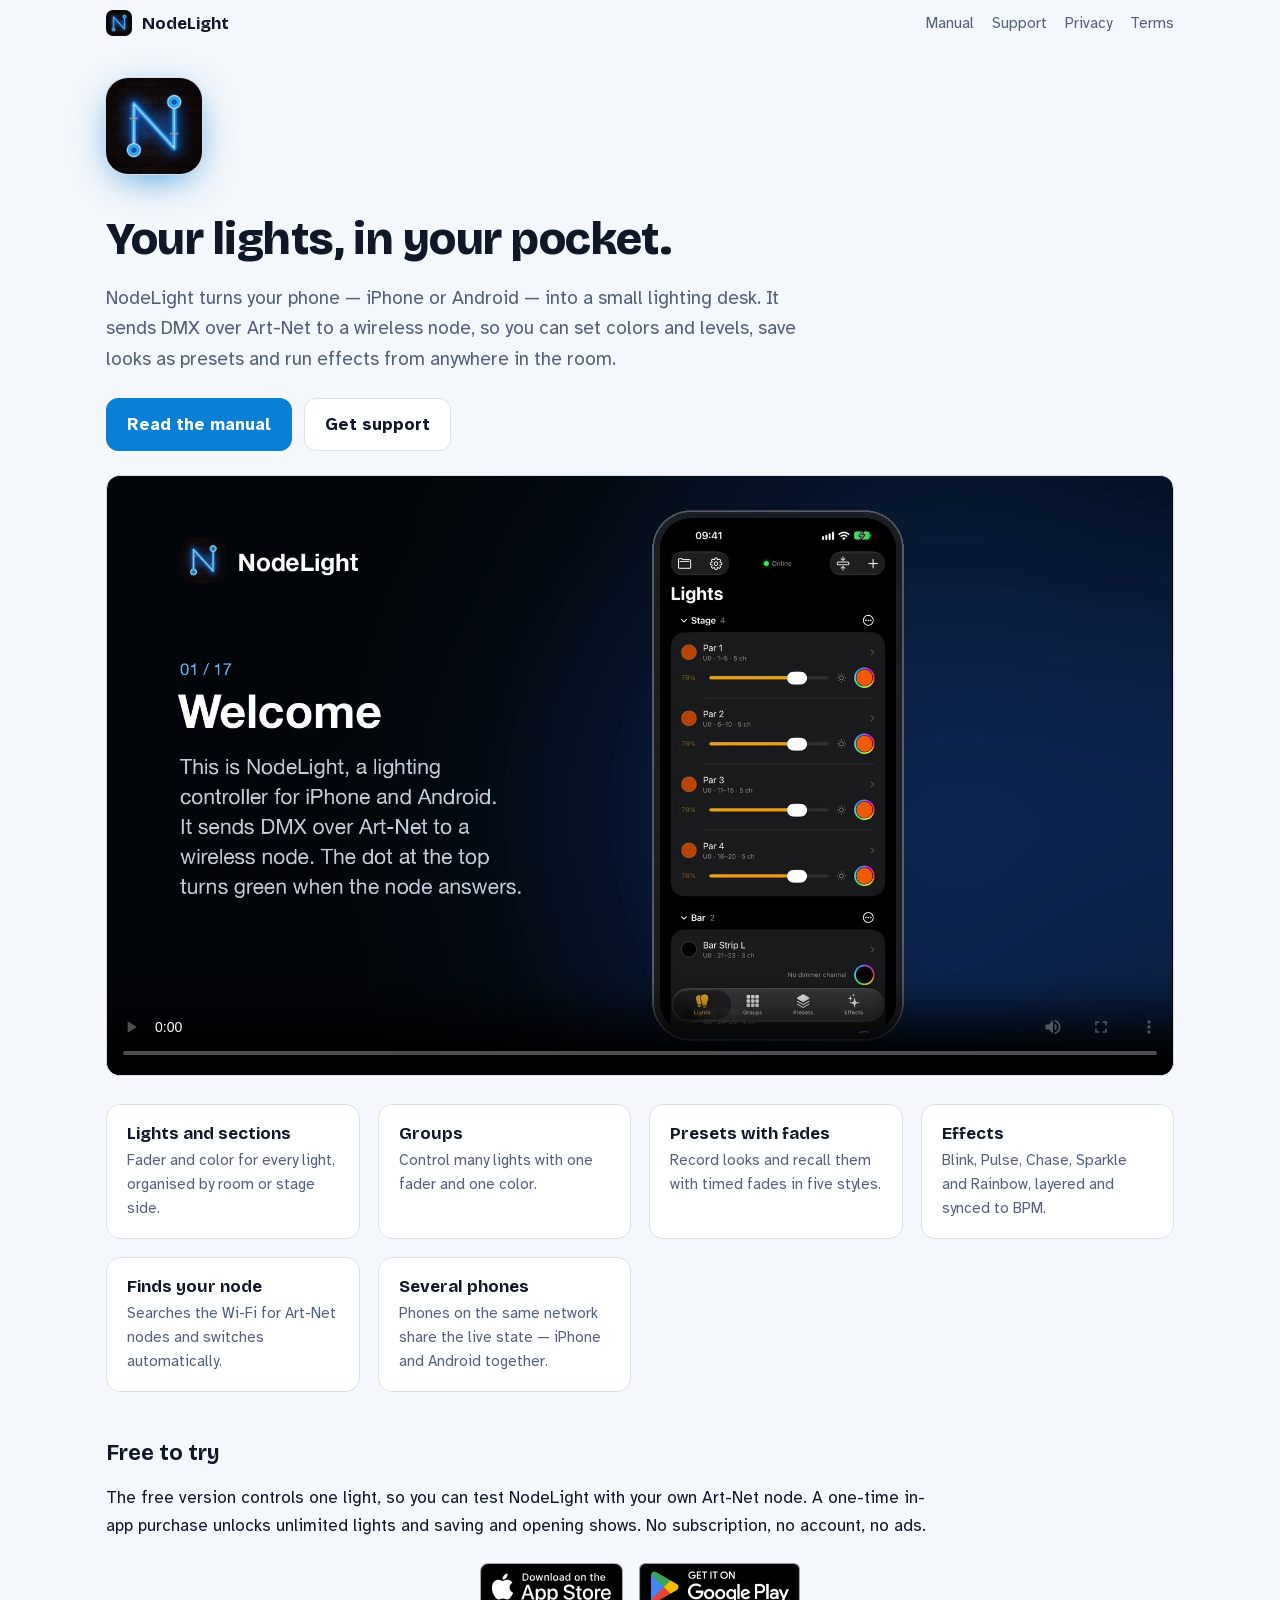
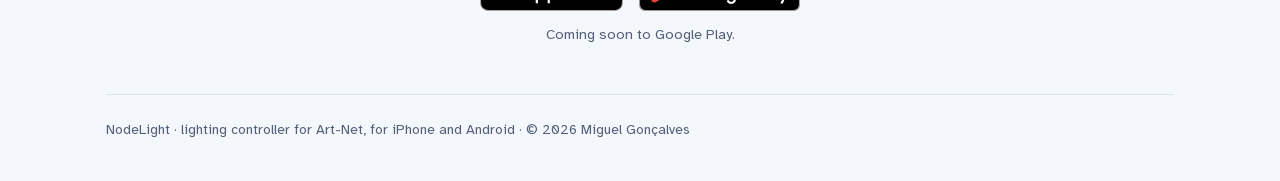
<file: index.html>
<!doctype html>
<html lang="en">
<head>
<meta charset="utf-8">
<meta name="viewport" content="width=device-width, initial-scale=1">
<title>NodeLight — DMX lighting from your phone</title>
<meta name="description" content="NodeLight turns an iPhone or Android phone into a small lighting desk that sends DMX over Art-Net.">
<link rel="icon" href="manual/img/icon.png">
<link rel="stylesheet" href="fonts/fonts.css">
<link rel="stylesheet" href="site.css">
</head>
<body>
<div class="wrap">
<nav class="top">
  <a class="home" href=""><img src="manual/img/icon.png" alt="">NodeLight</a>
  <a href="manual/">Manual</a>
  <a href="support/">Support</a>
  <a href="privacy/">Privacy</a>
  <a href="terms/">Terms</a>
</nav>
<img class="hero-icon" src="manual/img/icon.png" alt="NodeLight app icon">
<h1>Your lights, in your pocket.</h1>
<p class="lede">NodeLight turns your phone — iPhone or Android — into a small lighting desk. It sends DMX over Art-Net to a wireless node, so you can set colors and levels, save looks as presets and run effects from anywhere in the room.</p>
<div class="buttons">
  <a class="btn primary" href="manual/">Read the manual</a>
  <a class="btn" href="support/">Get support</a>
</div>
<video controls preload="metadata" poster="manual/img/poster.jpg" src="media/NodeLight-Tour.mp4?v=20261105b"></video>
<div class="grid">
  <div class="card"><h3>Lights and sections</h3><p>Fader and color for every light, organised by room or stage side.</p></div>
  <div class="card"><h3>Groups</h3><p>Control many lights with one fader and one color.</p></div>
  <div class="card"><h3>Presets with fades</h3><p>Record looks and recall them with timed fades in five styles.</p></div>
  <div class="card"><h3>Effects</h3><p>Blink, Pulse, Chase, Sparkle and Rainbow, layered and synced to BPM.</p></div>
  <div class="card"><h3>Finds your node</h3><p>Searches the Wi-Fi for Art-Net nodes and switches automatically.</p></div>
  <div class="card"><h3>Several phones</h3><p>Phones on the same network share the live state — iPhone and Android together.</p></div>
</div>
<h2>Free to try</h2>
<p>The free version controls one light, so you can test NodeLight with your own Art-Net node. A one-time in-app purchase unlocks unlimited lights and saving and opening shows. No subscription, no account, no ads.</p>
<!-- Store badges: App Store live since 6 Nov 2026; Google Play not yet. To turn one on, change its <span class="store soon"> to
     <a class="store" href="..."> and drop the "Coming soon" line when both are live.
     App Store: https://apps.apple.com/app/id6825831760
     Google Play: https://play.google.com/store/apps/details?id=com.miguelgoncalves.nodelight -->
<div class="stores">
  <a class="store" href="https://apps.apple.com/app/id6825831760"><img class="apple" src="media/badges/app-store-badge.svg" alt="Download on the App Store"></a>
  <span class="store soon" aria-disabled="true"><img class="google" src="media/badges/google-play-badge.png" alt="Get it on Google Play"></span>
  <p class="soon-note">Coming soon to Google Play.</p>
</div>
<footer>NodeLight · lighting controller for Art-Net, for iPhone and Android · © 2026 Miguel Gonçalves</footer>
</div>
</body>
</html>
</file>
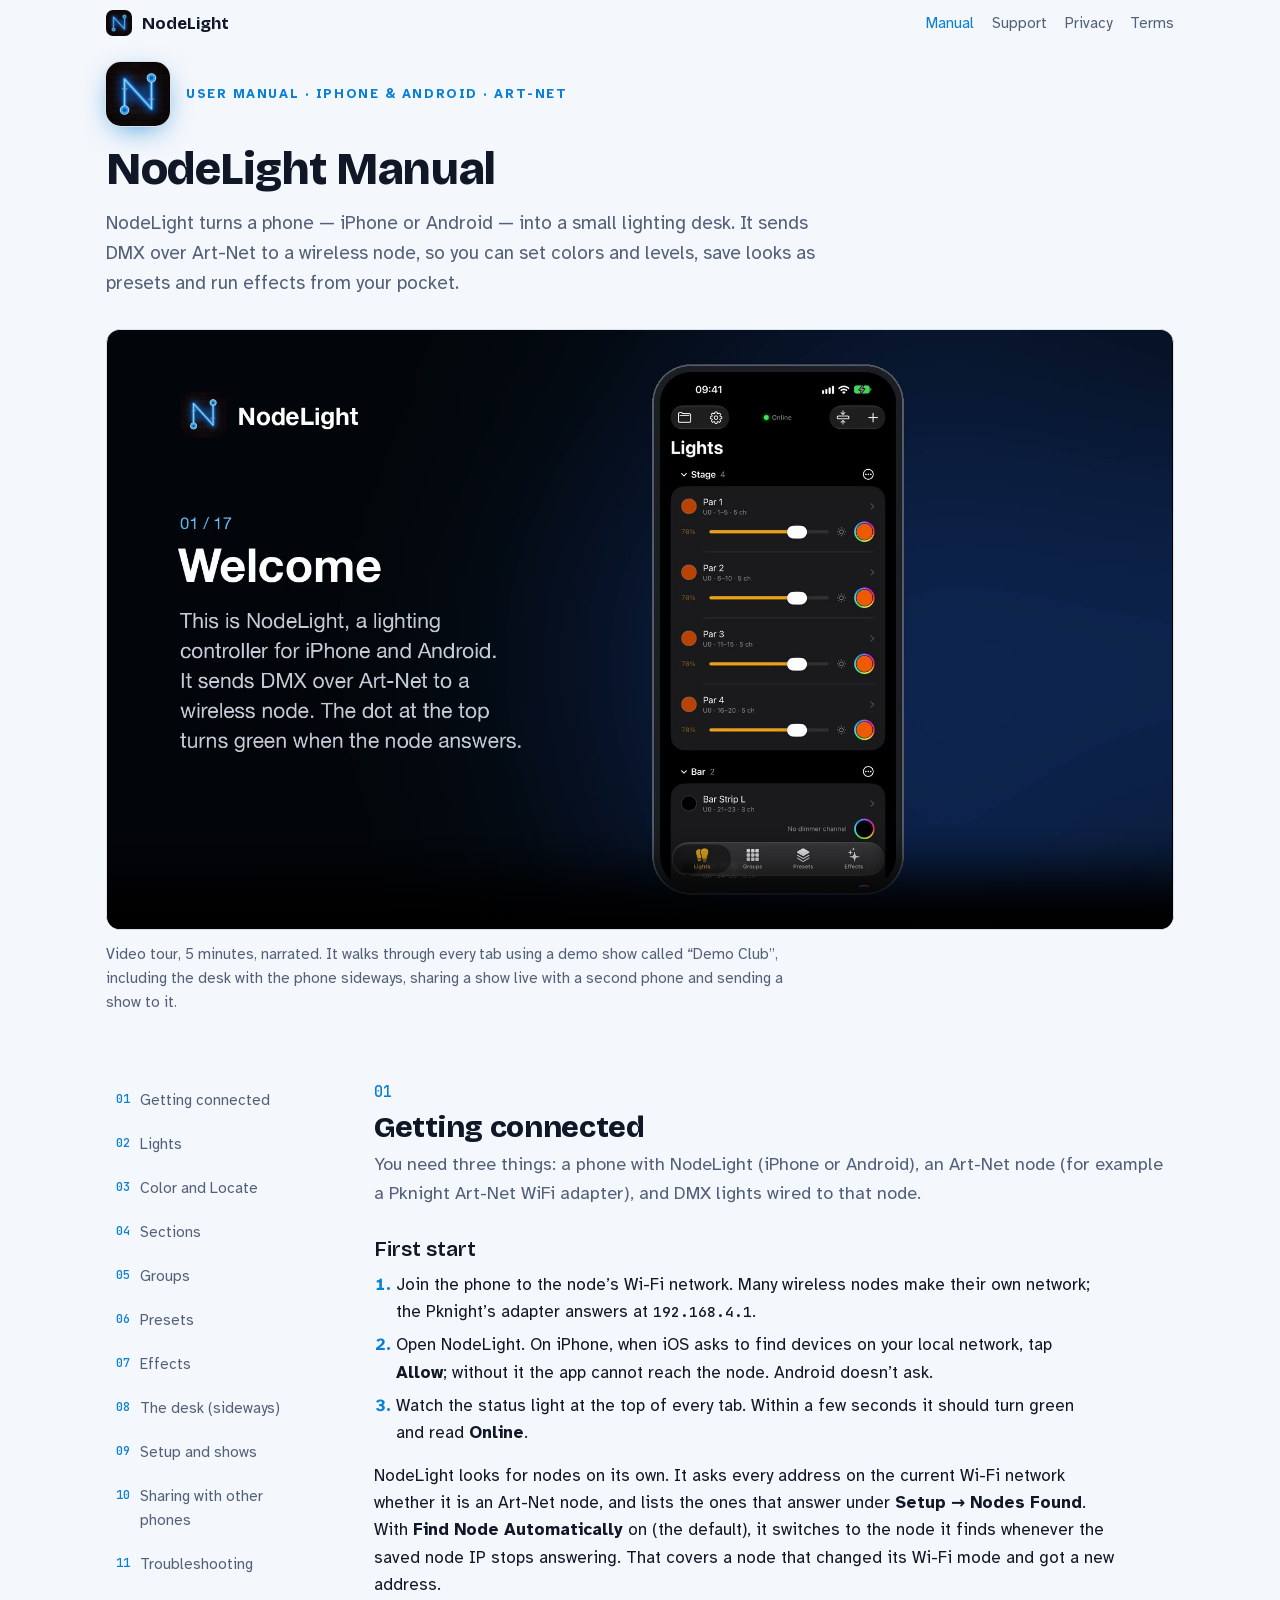
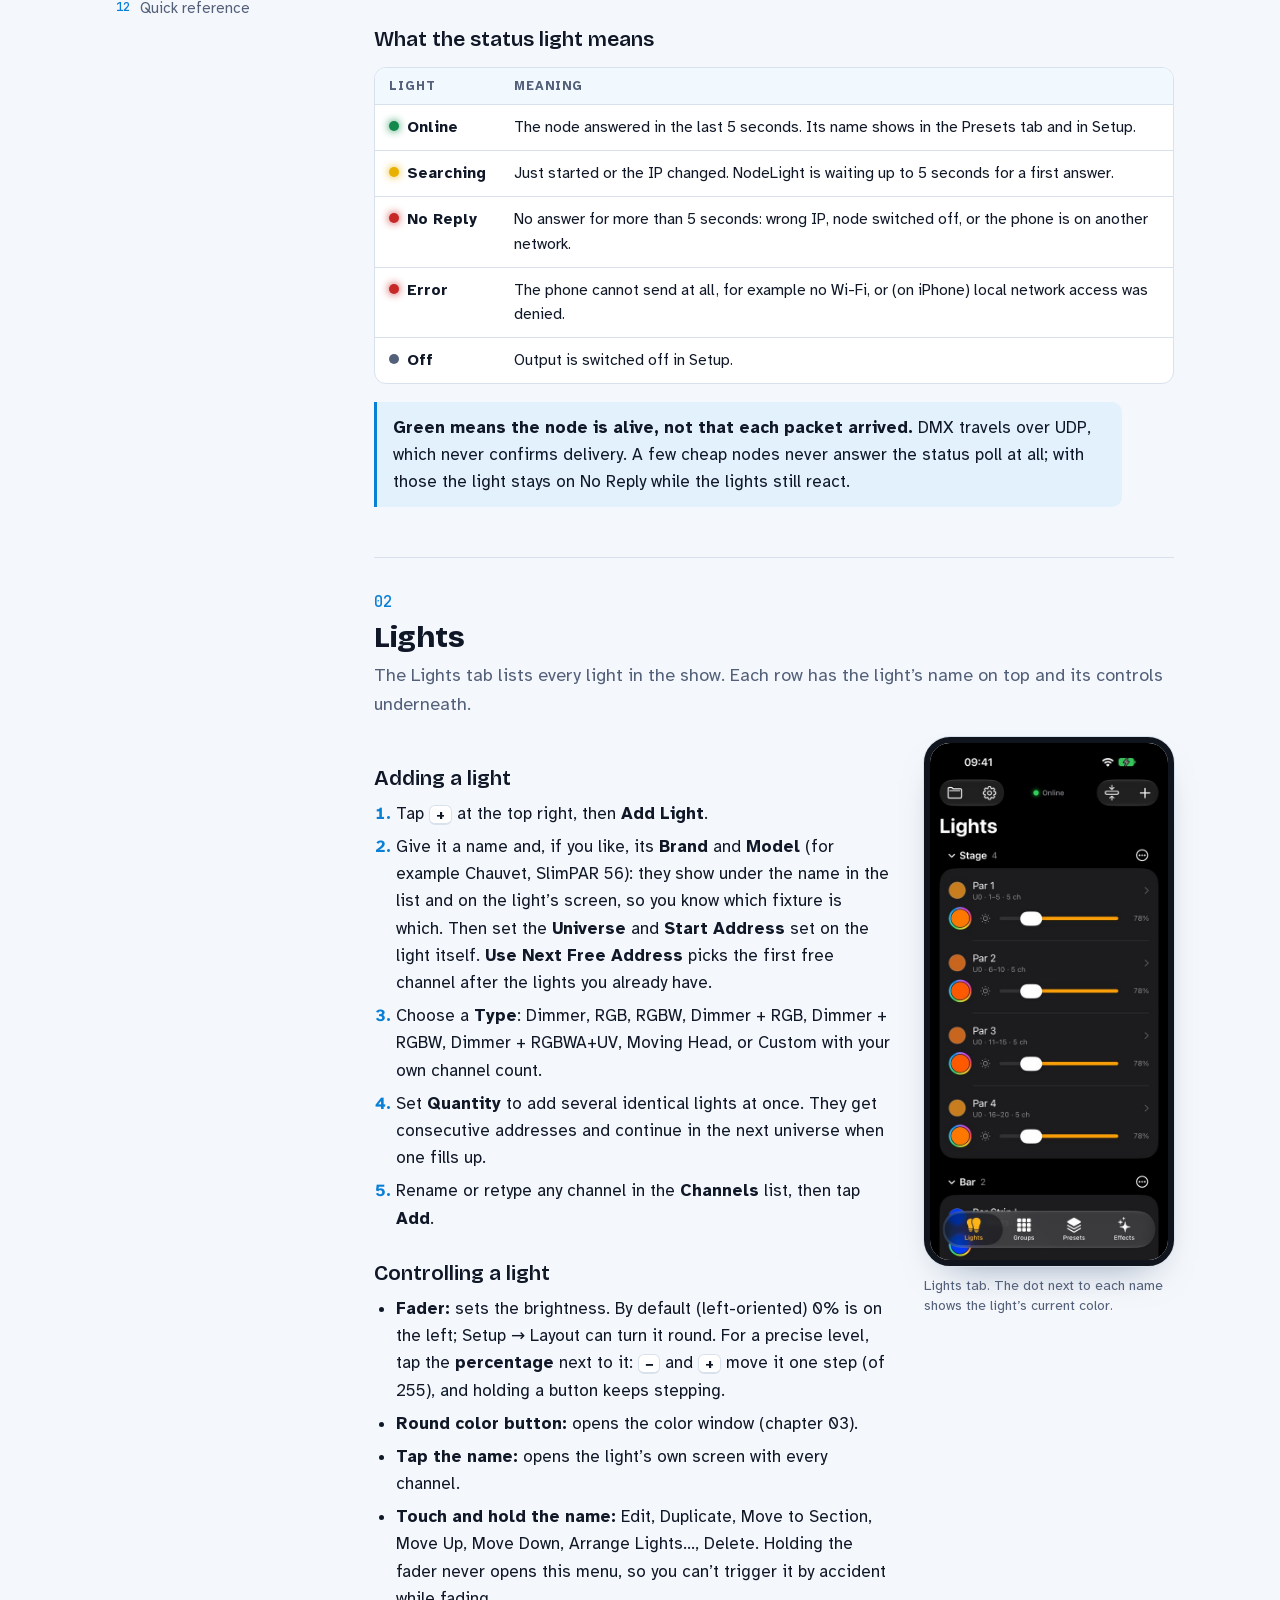
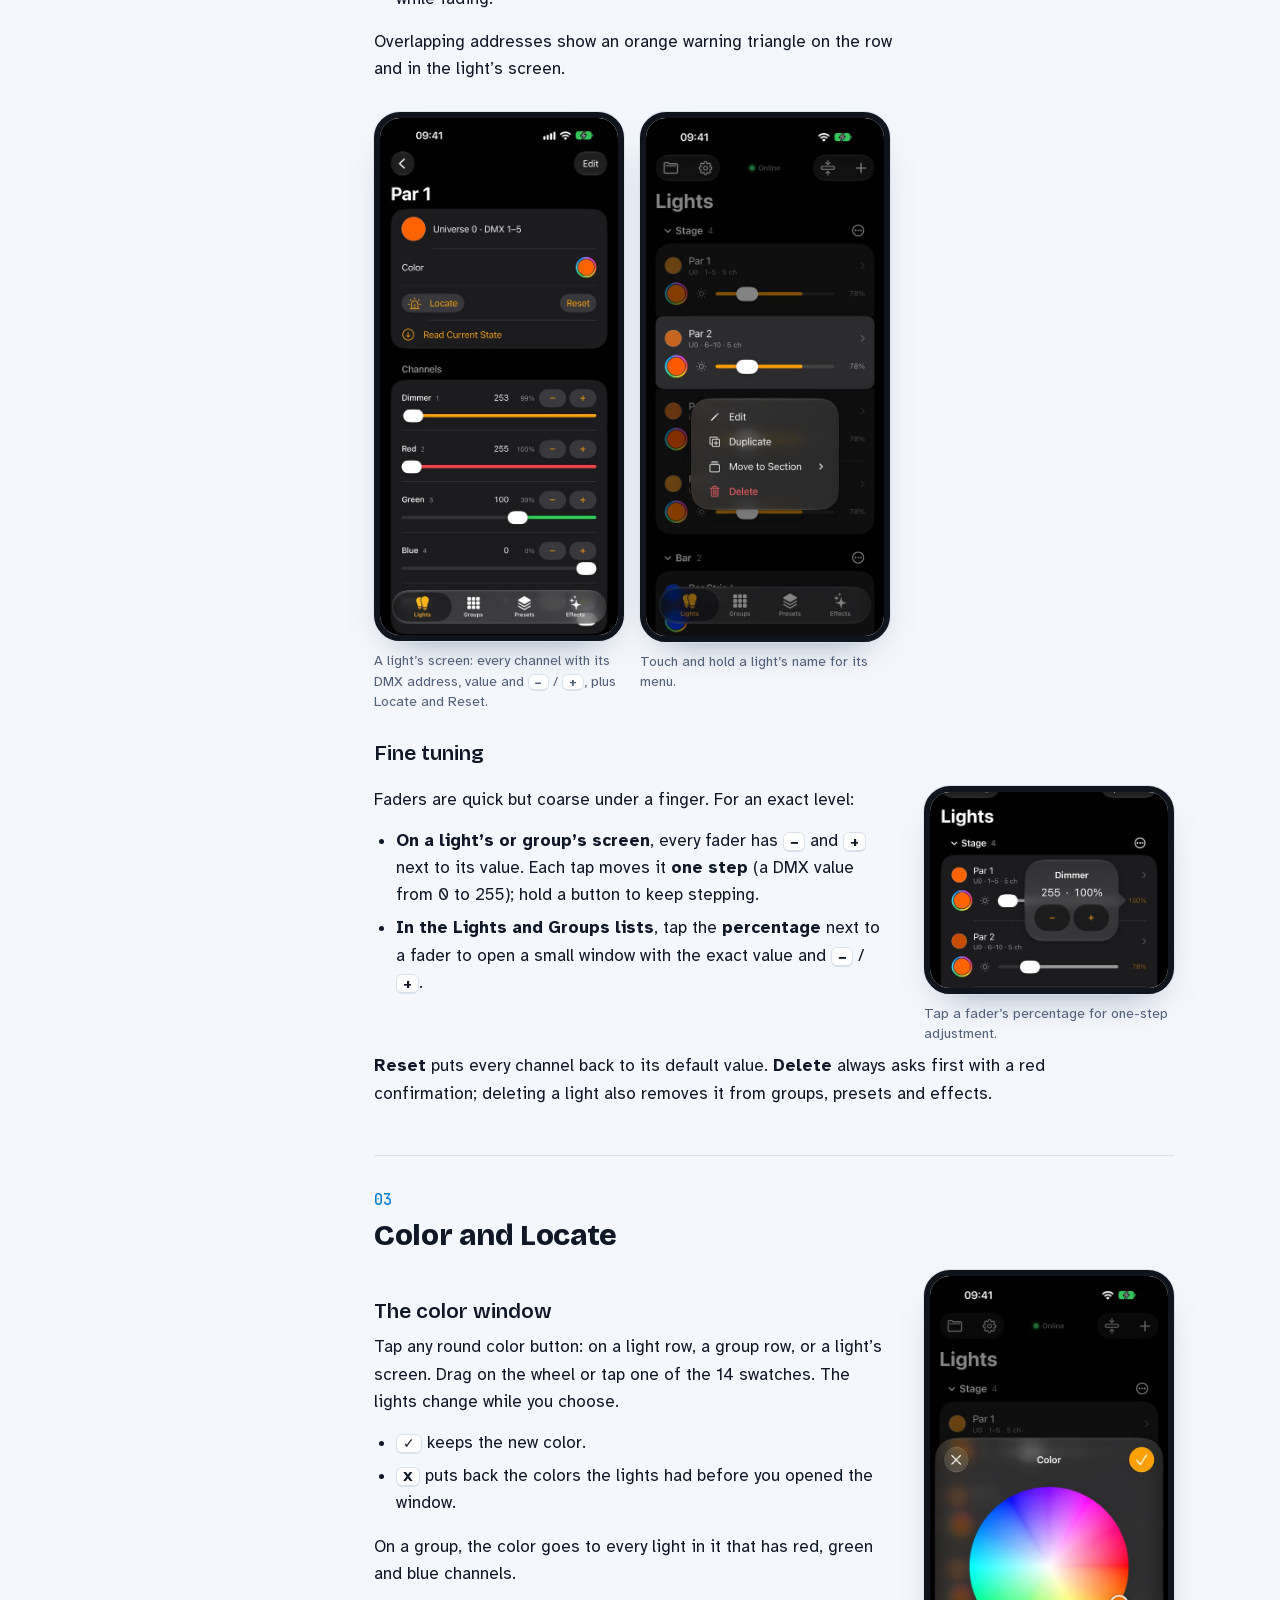
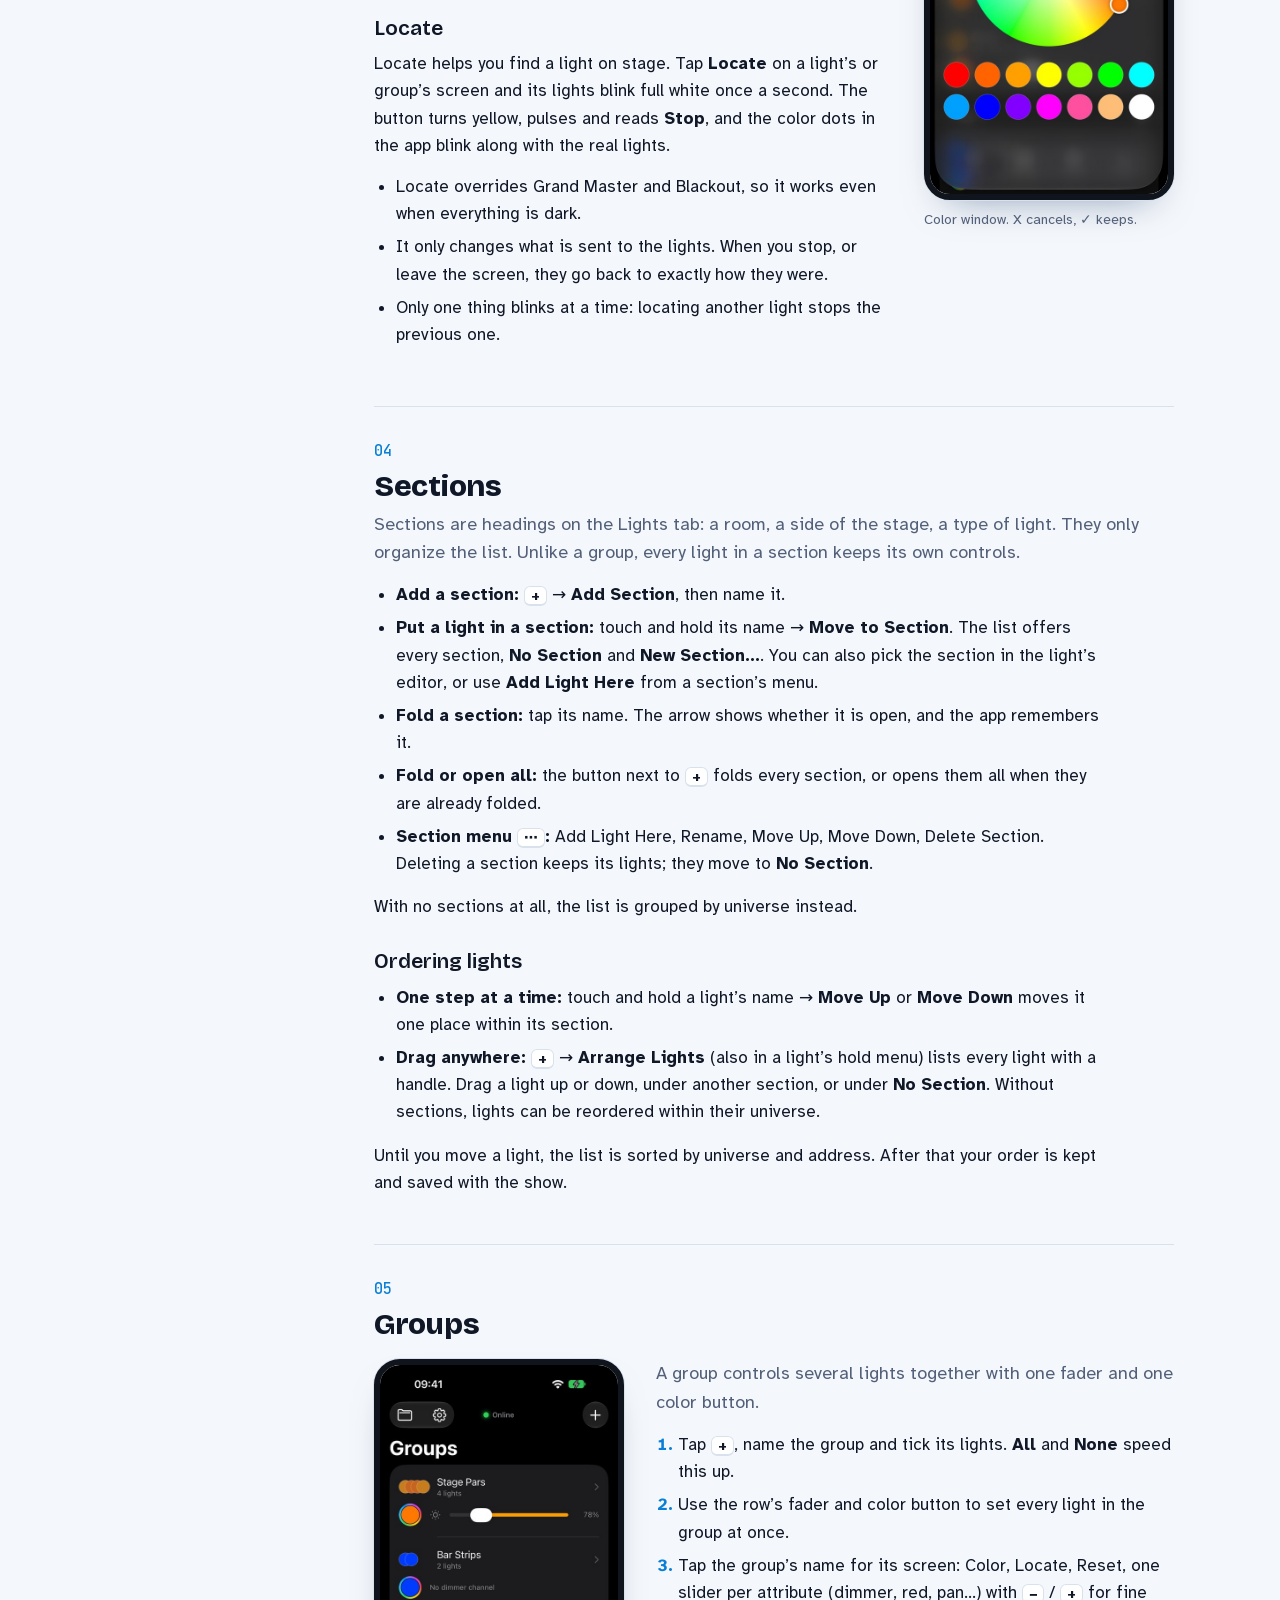
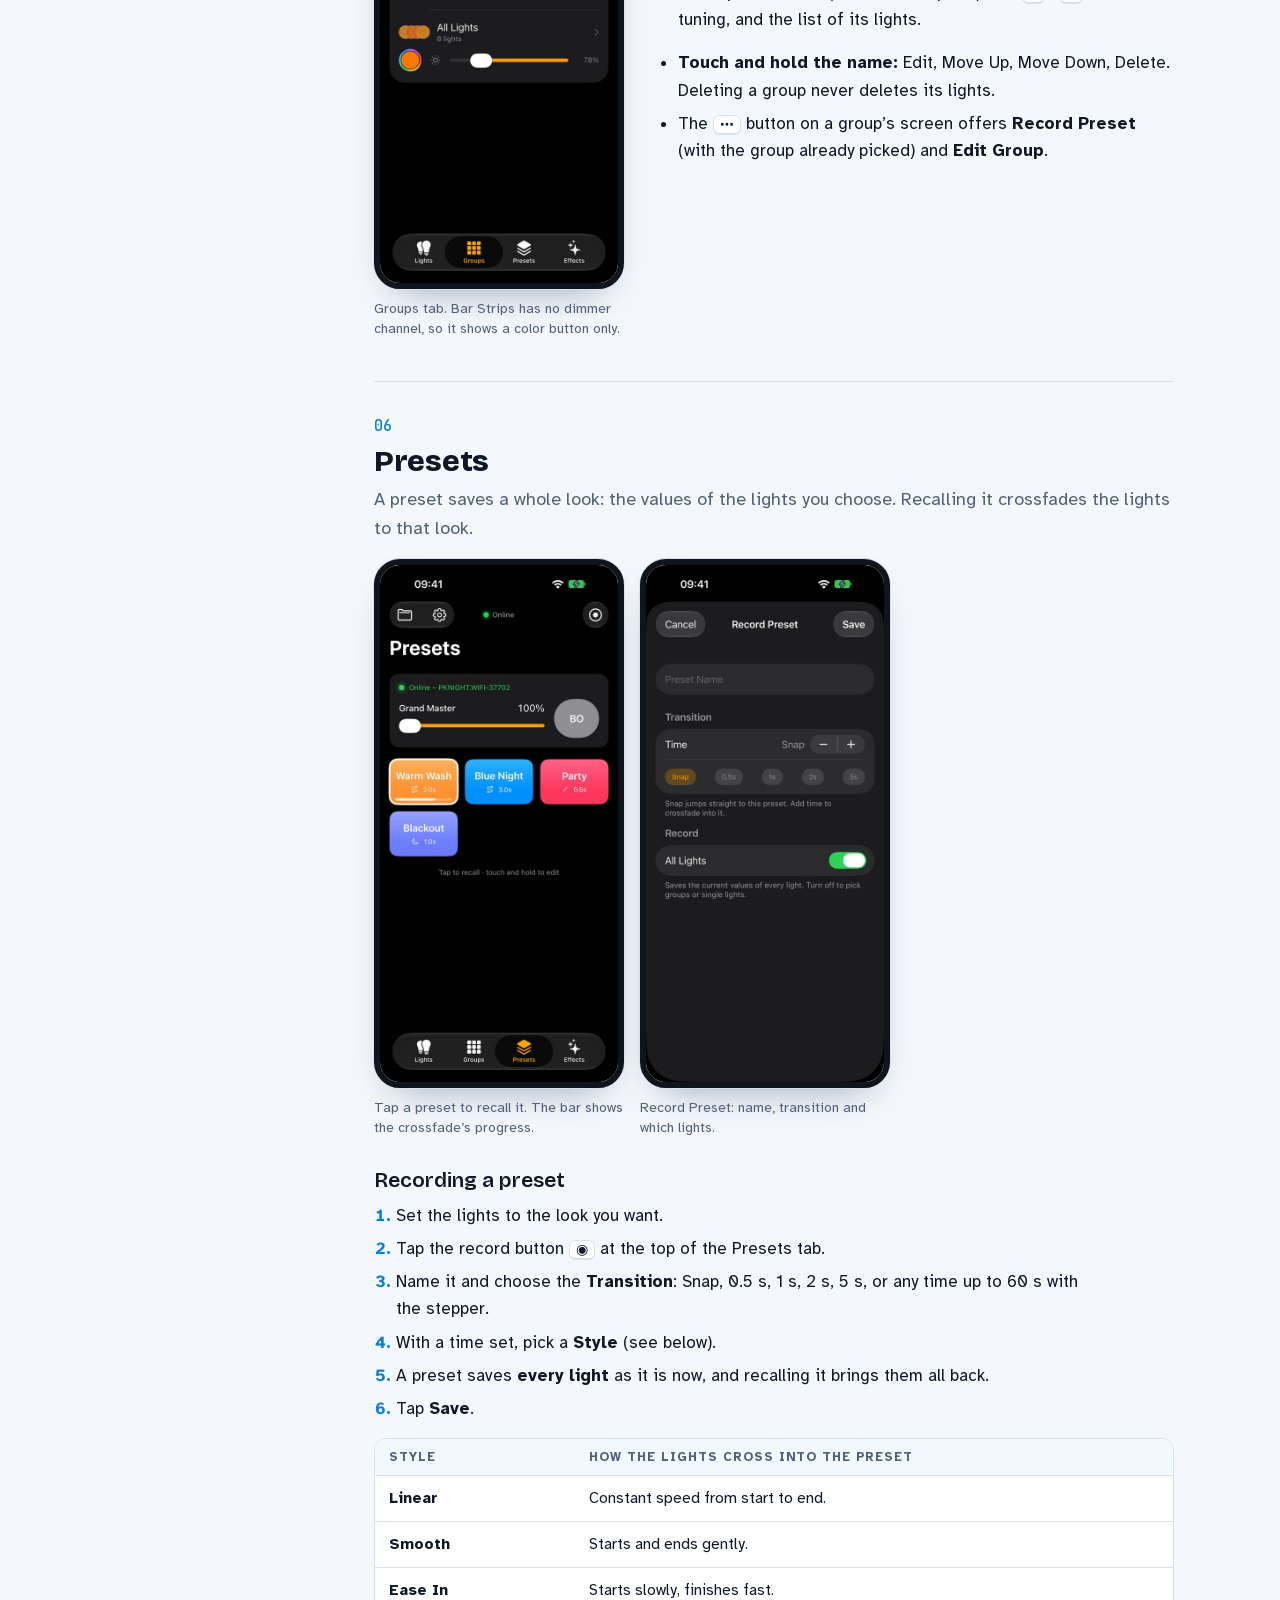
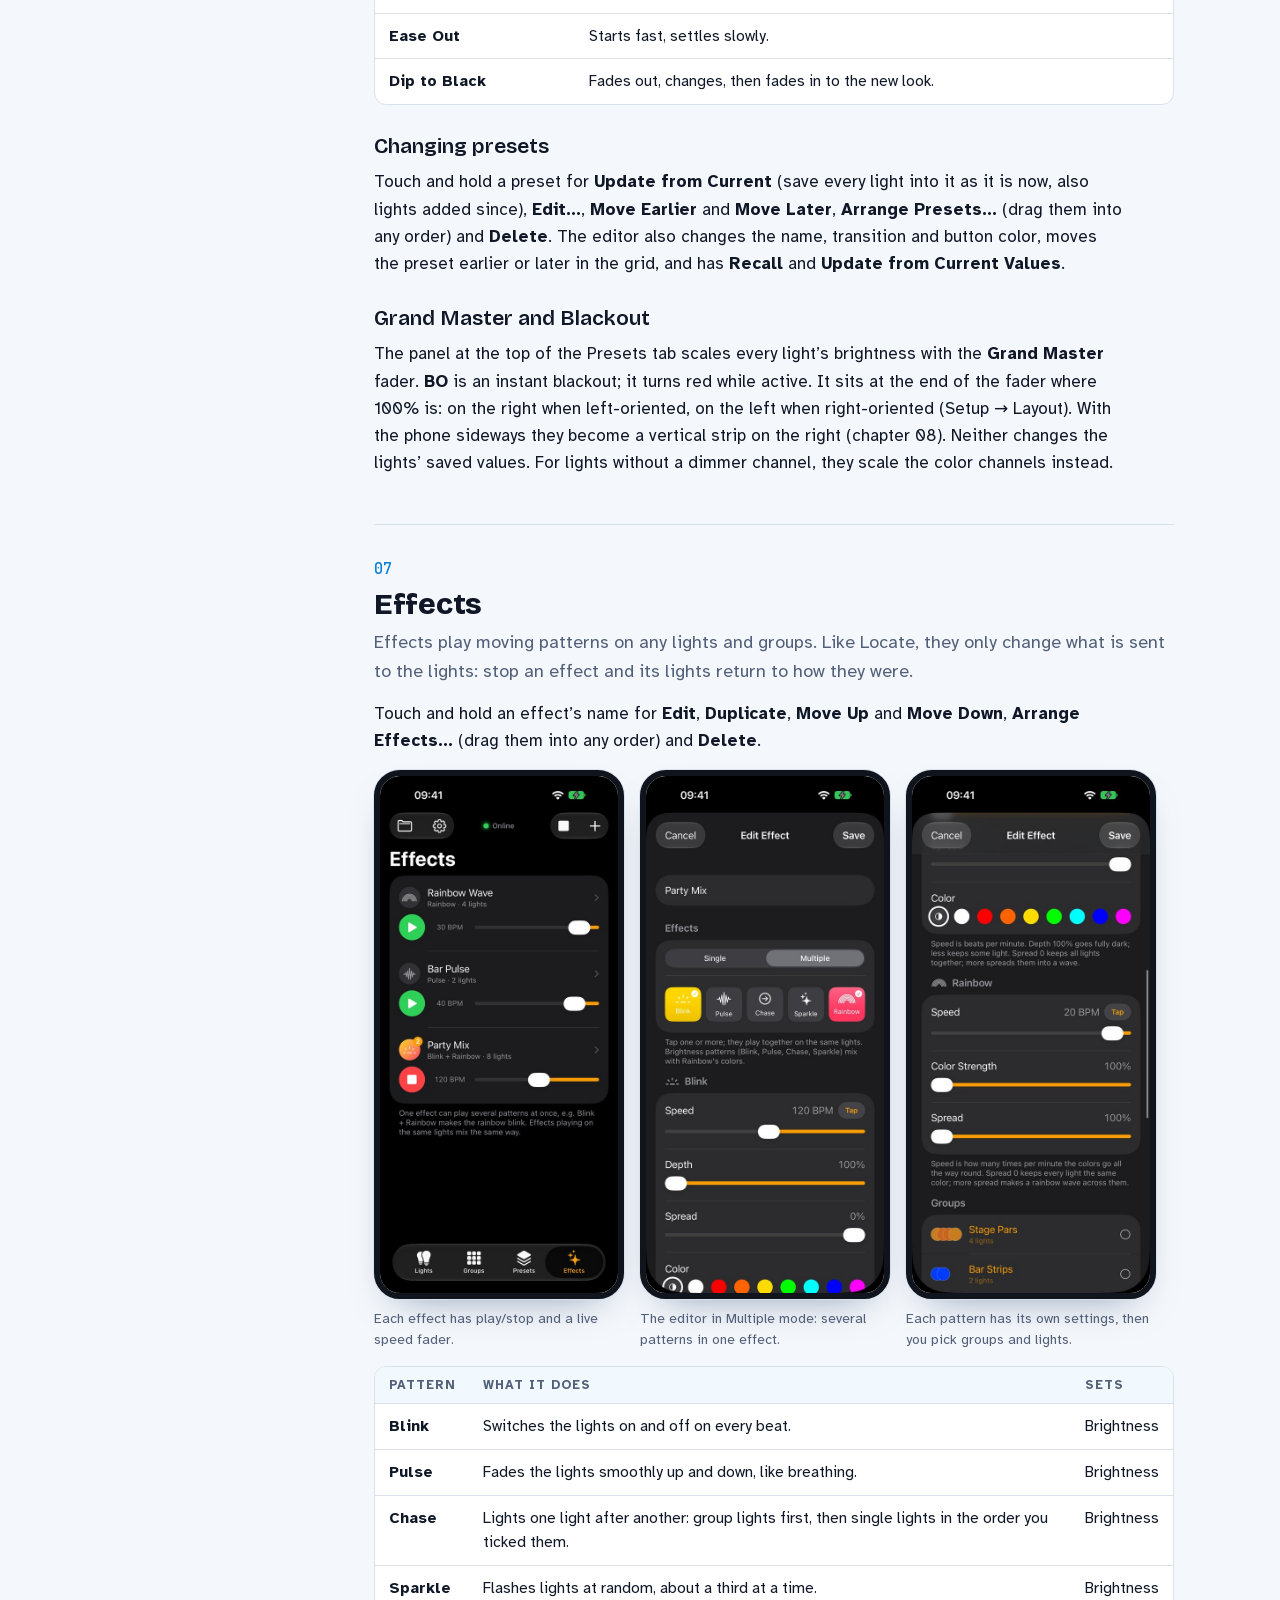
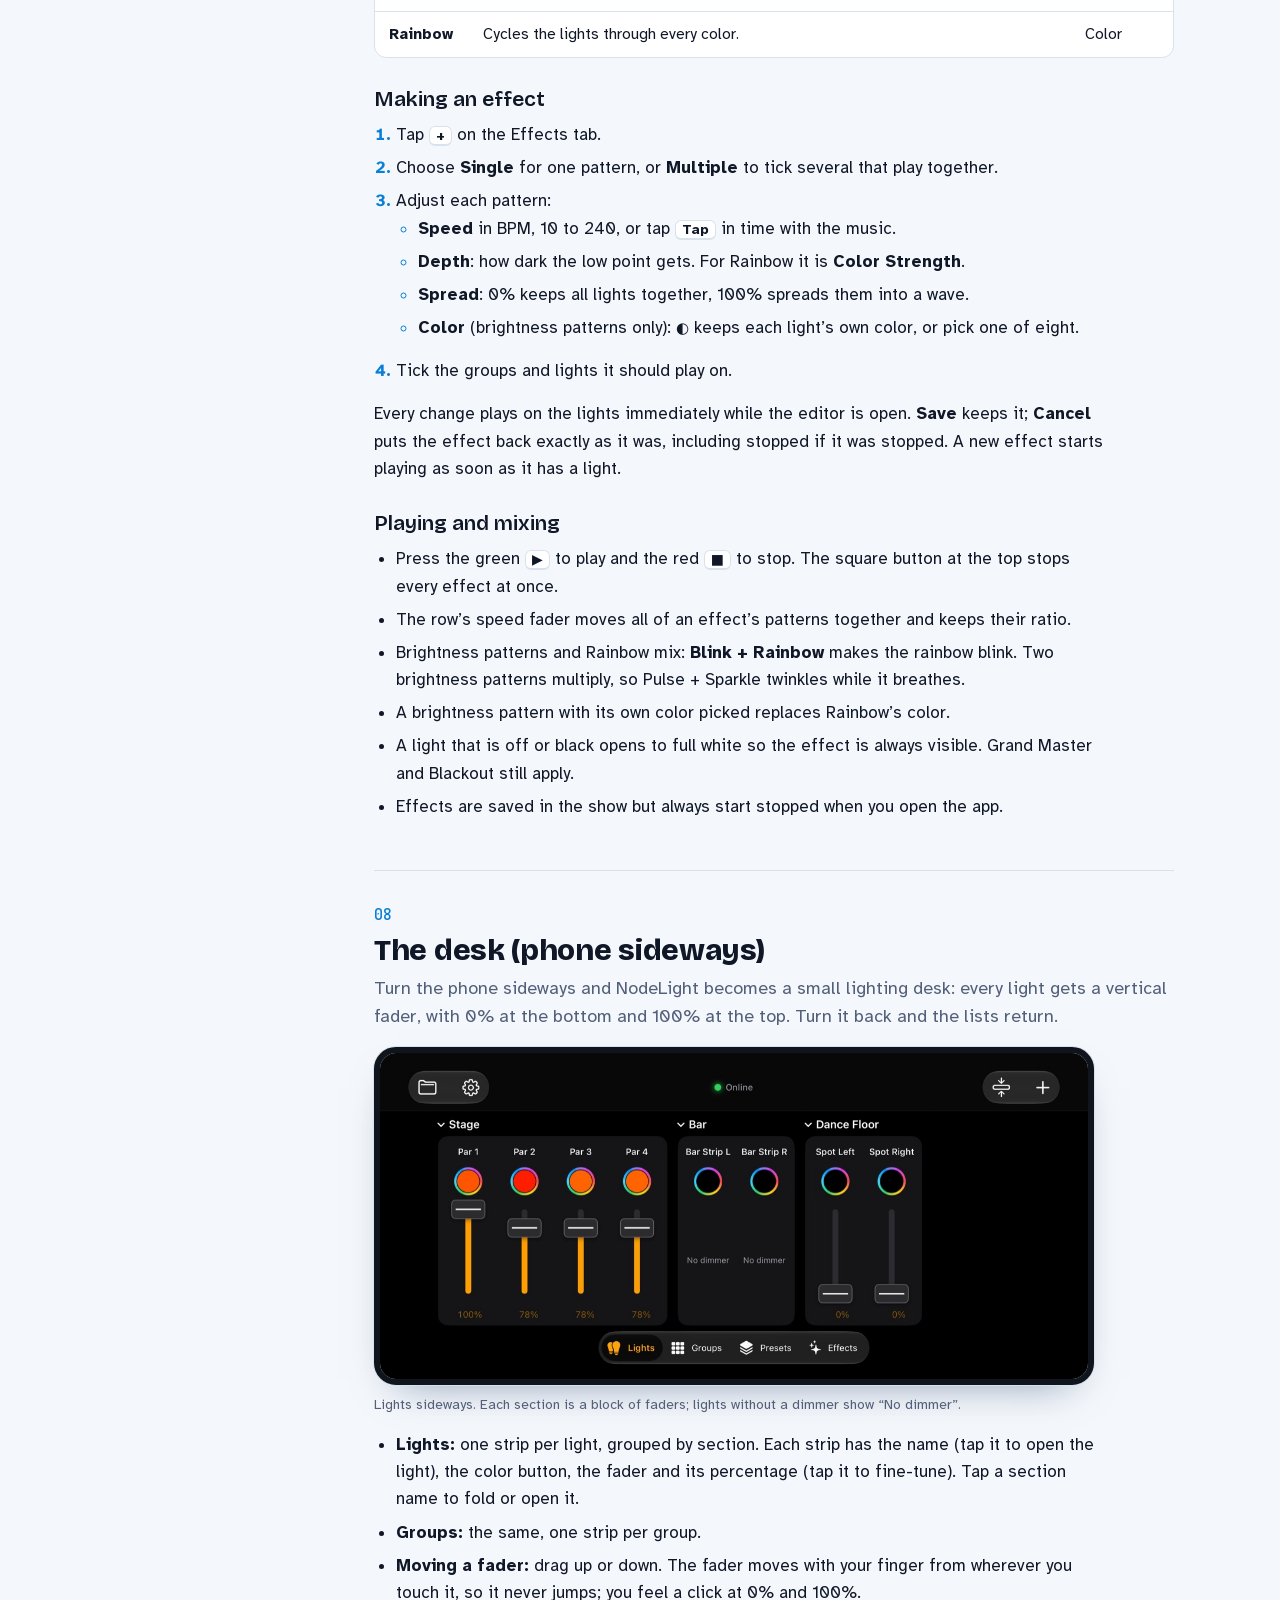
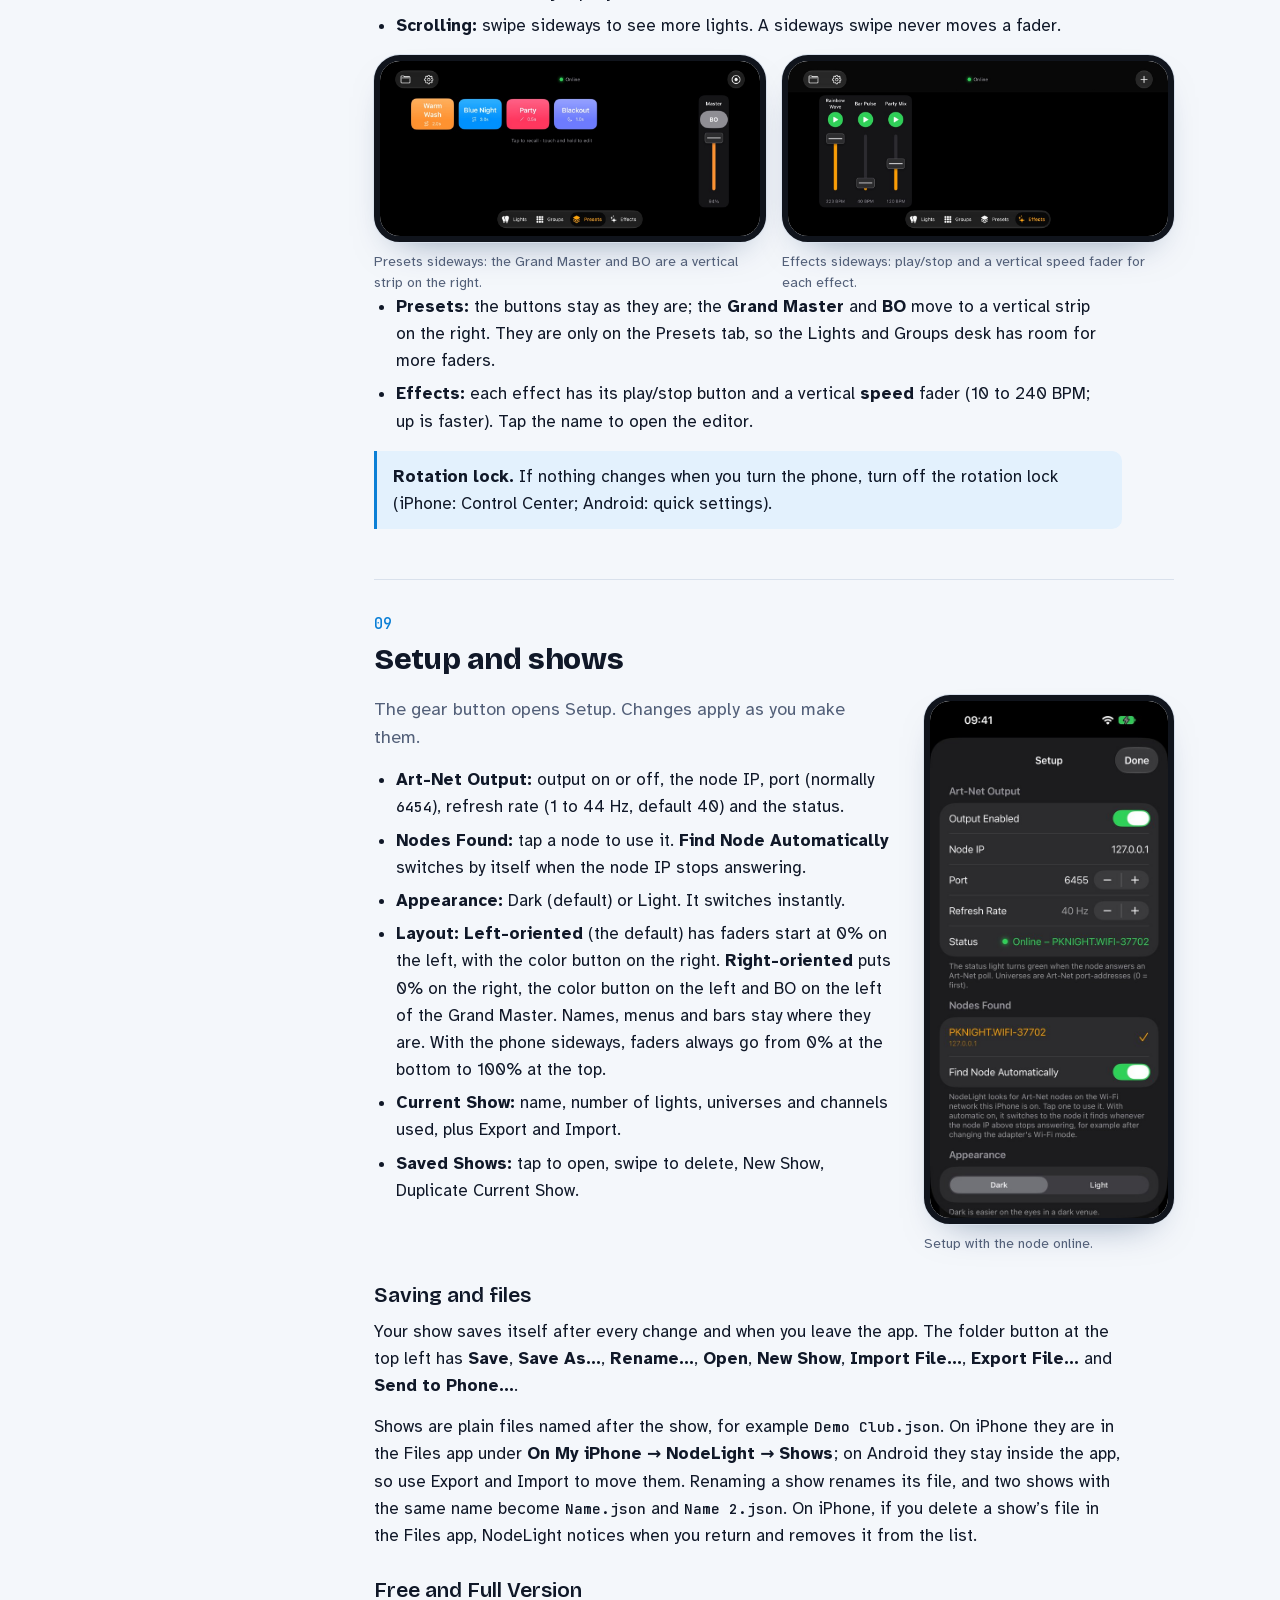
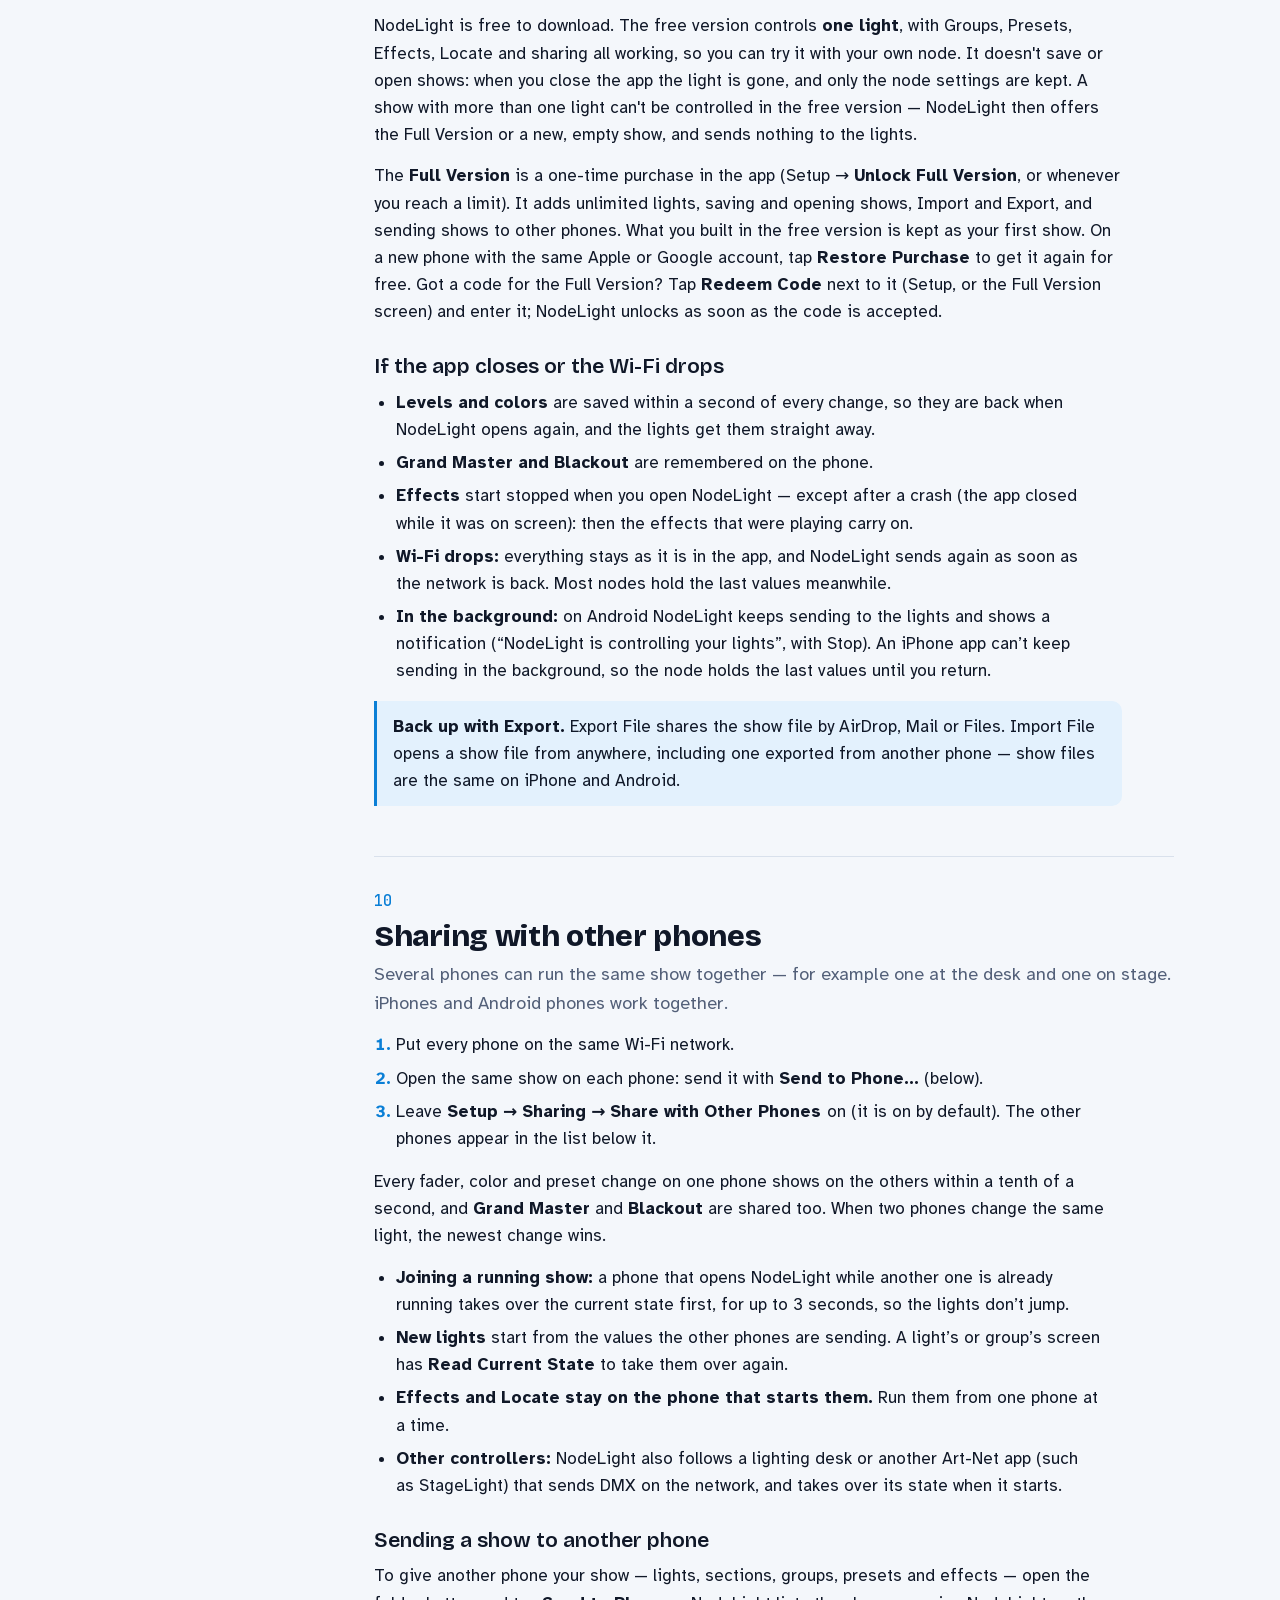
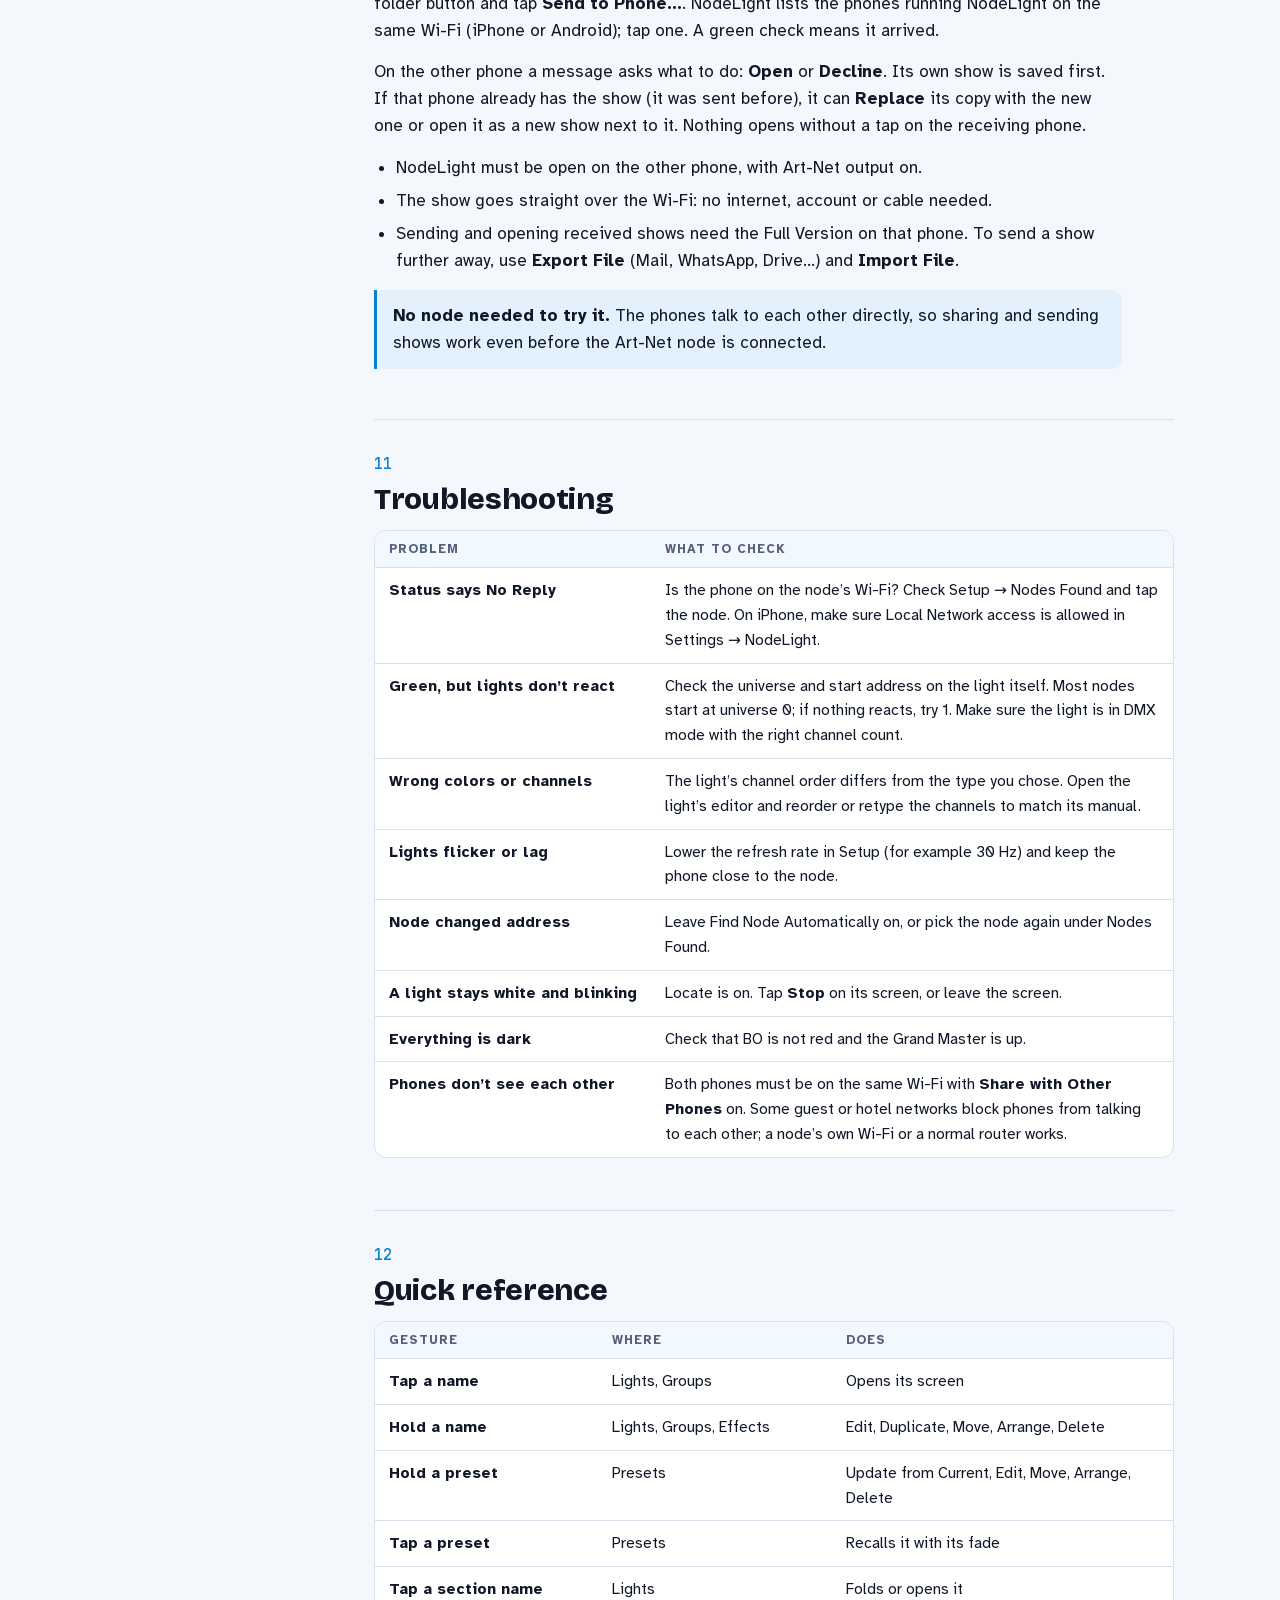
<file: manual/index.html>
<!doctype html>
<html lang="en">
<head>
<meta charset="utf-8">
<meta name="viewport" content="width=device-width, initial-scale=1, viewport-fit=cover">
<title>NodeLight Manual</title>
<link rel="stylesheet" href="../fonts/fonts.css">
<style>
/* Layout: a field manual — sticky chapter rail on the left, reading column with phone screenshots set beside the steps. */
:root {
  --bg: #f4f7fb;
  --surface: #ffffff;
  --ink: #101828;
  --muted: #536079;
  --line: #d9e1ec;
  --neon: #0a7fd6;
  --neon-soft: #e3f1fd;
  --ok: #138a4b;
  --warn: #b35c00;
  --bad: #c62828;
  --display: "Bricolage Grotesque", "Avenir Next", system-ui, sans-serif;
  --body: "Atkinson Hyperlegible", system-ui, -apple-system, sans-serif;
  --mono: "JetBrains Mono", ui-monospace, Menlo, monospace;
  color-scheme: light;
}
@media (prefers-color-scheme: dark) {
  :root:not([data-theme="light"]) {
    --bg: #060a14; --surface: #0d1424; --ink: #e8eef9; --muted: #93a1bb; --line: #1d2940;
    --neon: #4cb8ff; --neon-soft: #0f2742; --ok: #42d48a; --warn: #ffad4d; --bad: #ff6b6b;
    color-scheme: dark;
  }
}
:root[data-theme="dark"] {
  --bg: #060a14; --surface: #0d1424; --ink: #e8eef9; --muted: #93a1bb; --line: #1d2940;
  --neon: #4cb8ff; --neon-soft: #0f2742; --ok: #42d48a; --warn: #ffad4d; --bad: #ff6b6b;
  color-scheme: dark;
}

* { box-sizing: border-box; }
body { margin: 0; background: var(--bg); color: var(--ink); font: 17px/1.6 var(--body); }
a { color: var(--neon); }
a:focus-visible, button:focus-visible { outline: 3px solid var(--neon); outline-offset: 3px; border-radius: 4px; }
code, .mono { font-family: var(--mono); font-size: 0.86em; }
kbd { font: 600 0.82em var(--body); border: 1px solid var(--line); border-bottom-width: 2px; border-radius: 6px; padding: 0 6px; background: var(--surface); white-space: nowrap; }

.wrap { max-width: 1180px; margin: 0 auto; padding-inline: clamp(20px, 5vw, 56px); }

/* Masthead */
header.mast { padding-block: 48px 28px; }
.brand { display: flex; align-items: center; gap: 16px; }
.brand img { width: 64px; height: 64px; border-radius: 15px; box-shadow: 0 0 0 1px var(--line), 0 8px 30px -10px var(--neon); }
.eyebrow { font: 600 13px/1 var(--body); letter-spacing: 0.12em; text-transform: uppercase; color: var(--neon); }
h1 { font: 800 clamp(32px, 4.5vw, 46px)/1.08 var(--display); letter-spacing: -0.01em; margin: 18px 0 14px; text-wrap: balance; }
.lede { font-size: 19px; color: var(--muted); max-width: 60ch; margin: 0; }

.tour { margin-block: 30px 10px; display: grid; grid-template-columns: minmax(0, 1fr); gap: 12px; }
.tour video { width: 100%; max-width: 100%; aspect-ratio: 16 / 9; border-radius: 14px; background: #000; display: block; border: 1px solid var(--line); }
.tour p { margin: 0; color: var(--muted); font-size: 15px; }

/* Body: rail + content */
.layout { display: grid; grid-template-columns: 220px minmax(0, 1fr); gap: 48px; padding-block: 30px 80px; }
nav.rail { position: sticky; top: calc(env(safe-area-inset-top, 0px) + 70px); align-self: start; font-size: 15px; }
nav.rail ol { list-style: none; margin: 0; padding: 0; display: grid; gap: 2px; counter-reset: ch; }
nav.rail li { counter-increment: ch; }
nav.rail a { display: flex; gap: 10px; padding: 6px 10px; border-radius: 8px; color: var(--muted); text-decoration: none; }
nav.rail a::before { content: counter(ch, decimal-leading-zero); font: 500 12px/1.9 var(--mono); color: var(--neon); }
nav.rail a:hover { background: var(--neon-soft); color: var(--ink); }

main { min-width: 0; }
section.ch { padding-block: 34px; border-top: 1px solid var(--line); }
section.ch:first-child { border-top: 0; padding-top: 0; }
h2 { font: 800 clamp(24px, 3vw, 30px)/1.15 var(--display); letter-spacing: -0.01em; margin: 0 0 6px; text-wrap: balance; }
h2 .num { font: 500 15px var(--mono); color: var(--neon); display: block; margin-bottom: 8px; letter-spacing: 0; }
h3 { font: 600 21px/1.3 var(--display); margin: 28px 0 8px; }
p { margin: 0 0 14px; max-width: 68ch; }
.intro { color: var(--muted); font-size: 18px; }
ul, ol.steps { padding-left: 22px; margin: 0 0 16px; max-width: 66ch; }
li { margin-bottom: 6px; }
ol.steps li::marker { color: var(--neon); font-weight: 700; }

/* Screen + text pairs */
.pair { display: grid; grid-template-columns: minmax(0, 1fr) 250px; gap: 32px; align-items: start; margin-block: 18px 8px; }
.pair.flip { grid-template-columns: 250px minmax(0, 1fr); }
.pair.flip > figure { order: -1; }
.shots { display: flex; gap: 16px; flex-wrap: wrap; margin-block: 16px; }
.shots figure { flex: 1 1 200px; max-width: 250px; }
figure { margin: 0; }
figure.wide { margin-block: 16px; max-width: 720px; }
figure.wide img { border-radius: 22px; }
.wide-pair { display: grid; grid-template-columns: repeat(auto-fit, minmax(260px, 1fr)); gap: 16px; }
figure img { width: 100%; max-width: 100%; display: block; border-radius: 26px; border: 6px solid #10141c; box-shadow: 0 0 0 1px var(--line), 0 18px 40px -24px rgba(0, 40, 90, .55); background: #000; }
figcaption { font-size: 14px; color: var(--muted); margin-top: 10px; line-height: 1.45; }

/* Tables */
.table-wrap { overflow-x: auto; margin-block: 14px 18px; border: 1px solid var(--line); border-radius: 12px; background: var(--surface); }
table { border-collapse: collapse; width: 100%; font-size: 15.5px; }
th, td { text-align: left; padding: 10px 14px; border-bottom: 1px solid var(--line); vertical-align: top; }
tr:last-child td { border-bottom: 0; }
th { font: 600 12.5px var(--body); letter-spacing: 0.08em; text-transform: uppercase; color: var(--muted); background: color-mix(in srgb, var(--neon-soft) 45%, var(--surface)); }
td:first-child { white-space: nowrap; font-weight: 700; }

.dot { display: inline-block; width: 10px; height: 10px; border-radius: 50%; margin-right: 8px; vertical-align: 1px; box-shadow: 0 0 8px currentColor; }
.dot.ok { background: var(--ok); color: var(--ok); }
.dot.warn { background: #e8b100; color: #e8b100; }
.dot.bad { background: var(--bad); color: var(--bad); }
.dot.off { background: var(--muted); color: transparent; box-shadow: none; }

.note { border-left: 3px solid var(--neon); background: var(--neon-soft); padding: 12px 16px; border-radius: 0 10px 10px 0; margin-block: 16px; max-width: 68ch; }
.note p:last-child { margin: 0; }
.note strong { color: var(--ink); }

.dmx { font: 500 13px var(--mono); color: var(--muted); }

footer { border-top: 1px solid var(--line); padding-block: 24px 40px; color: var(--muted); font-size: 14px; }

@media (max-width: 900px) {
  .layout { grid-template-columns: minmax(0, 1fr); gap: 10px; }
  nav.rail { position: static; }
  /* The chapter list sits above the text here: a line and some room before chapter 01. */
  section.ch:first-child { border-top: 1px solid var(--line); padding-top: 34px; margin-top: 18px; }
  nav.rail ol { grid-template-columns: repeat(auto-fill, minmax(150px, 1fr)); }
  .pair, .pair.flip { grid-template-columns: minmax(0, 1fr); }
  .pair > figure, .pair.flip > figure { order: 0; max-width: 250px; }
}
.print-only, .print-inline { display: none; }

/* Print / Save as PDF: always light, one column, no player, nothing split across pages. */
@page { size: A4; margin: 16mm 15mm 18mm; }
@media print {
  :root, :root[data-theme="dark"], :root:not([data-theme="light"]) {
    --bg: #ffffff; --surface: #ffffff; --ink: #111827; --muted: #4b5568; --line: #d5dce6;
    --neon: #0a6fc0; --neon-soft: #eaf4fd; --ok: #138a4b; --warn: #b35c00; --bad: #c62828;
    color-scheme: light;
  }
  * { -webkit-print-color-adjust: exact; print-color-adjust: exact; }
  html { scroll-behavior: auto; }
  body { font-size: 10.5pt; line-height: 1.5; background: #fff; }
  .wrap { max-width: none; padding-inline: 0; }
  header.mast { padding-block: 0 6mm; }
  h1 { font-size: 34pt; margin: 6mm 0 3mm; }
  .lede { font-size: 12.5pt; }
  .tour video, nav.rail { display: none; }
  .print-only { display: block; }
  .print-inline { display: inline; }
  .tour { margin-block: 6mm 0; break-inside: avoid; }
  .tour img { width: 100%; border-radius: 8px; border: 1px solid var(--line); }
  .layout { display: block; padding-block: 0; }
  section.ch { padding-block: 6mm 2mm; border-top: 1px solid var(--line); }
  section.ch:first-child { border-top: 0; }
  .dot { width: 8px; height: 8px; box-shadow: none; }
  h2 { font-size: 22pt; break-inside: avoid; break-after: avoid; }
  h2 .num { break-after: avoid; }
  h3 { font-size: 13.5pt; margin-top: 5mm; break-after: avoid; }
  p, li { orphans: 3; widows: 3; }
  .intro { font-size: 12pt; }
  .pair, .pair.flip { grid-template-columns: minmax(0, 1fr) 46mm; gap: 7mm; break-inside: avoid; }
  .pair.flip { grid-template-columns: 46mm minmax(0, 1fr); }
  .shots { gap: 6mm; break-inside: avoid; }
  .shots figure { flex: 0 0 46mm; max-width: 46mm; }
  figure { break-inside: avoid; }
  figure img { border-width: 3px; border-radius: 14px; box-shadow: none; }
  figcaption { font-size: 8.5pt; }
  figure.wide { max-width: 130mm; }
  figure.wide img { border-radius: 10px; }
  .wide-pair { grid-template-columns: 1fr 1fr; gap: 6mm; break-inside: avoid; }
  .table-wrap { overflow: visible; break-inside: avoid; }
  table { font-size: 9.5pt; }
  tr { break-inside: avoid; }
  .note { break-inside: avoid; }
  a { color: var(--ink); text-decoration: none; }
  footer { padding-block: 4mm 0; font-size: 8.5pt; }
}
@media (prefers-reduced-motion: reduce) { * { scroll-behavior: auto !important; } }
/* No rubber-band bounce at the top and bottom: it pulled the fixed bar down with the page. */
html, body { overscroll-behavior-y: none; }
/* Site navigation (same as the other pages of nodelight.github.io) */
nav.top { display: flex; align-items: center; gap: 18px; padding-block: 10px; flex-wrap: wrap; position: sticky; top: 0; z-index: 20; background: var(--bg); }
nav.top .home { display: flex; align-items: center; gap: 10px; font: 700 17px var(--display); color: var(--ink); text-decoration: none; margin-right: auto; }
nav.top .home img { width: 26px; height: 26px; border-radius: 7px; }
nav.top a:not(.home) { color: var(--muted); text-decoration: none; font-size: 15px; }
nav.top a:not(.home):hover, nav.top a[aria-current] { color: var(--neon); }
header.mast { padding-top: 16px; }
html { scroll-padding-top: 64px; }
@media print { nav.top { display: none; } }
</style>
</head>
<body>
<nav class="top wrap">
  <a class="home" href="../"><img src="img/icon.png" alt="">NodeLight</a>
  <a href="./" aria-current="page">Manual</a>
  <a href="../support/">Support</a>
  <a href="../privacy/">Privacy</a>
  <a href="../terms/">Terms</a>
</nav>

<header class="mast wrap">
  <div class="brand">
    <img src="img/icon.png" alt="NodeLight app icon: a blue neon N with node rings">
    <span class="eyebrow">User manual · iPhone &amp; Android · Art-Net</span>
  </div>
  <h1>NodeLight Manual</h1>
  <p class="lede">NodeLight turns a phone — iPhone or Android — into a small lighting desk. It sends DMX over Art-Net to a wireless node, so you can set colors and levels, save looks as presets and run effects from your pocket.</p>

  <div class="tour">
    <video controls preload="metadata" poster="img/poster.jpg" src="../media/NodeLight-Tour.mp4?v=20261105b"></video>
    <img class="print-only" src="img/poster.jpg" alt="Opening frame of the NodeLight video tour">
    <p>Video tour, 5 minutes, narrated. It walks through every tab using a demo show called “Demo Club”, including the desk with the phone sideways, sharing a show live with a second phone and sending a show to it.</p>
  </div>
</header>

<div class="wrap layout">
  <nav class="rail" aria-label="Chapters">
    <ol>
      <li><a href="#start">Getting connected</a></li>
      <li><a href="#lights">Lights</a></li>
      <li><a href="#color">Color and Locate</a></li>
      <li><a href="#sections">Sections</a></li>
      <li><a href="#groups">Groups</a></li>
      <li><a href="#presets">Presets</a></li>
      <li><a href="#effects">Effects</a></li>
      <li><a href="#desk">The desk (sideways)</a></li>
      <li><a href="#setup">Setup and shows</a></li>
      <li><a href="#sharing">Sharing with other phones</a></li>
      <li><a href="#trouble">Troubleshooting</a></li>
      <li><a href="#reference">Quick reference</a></li>
    </ol>
  </nav>

  <main>
    <!-- 01 -->
    <section class="ch" id="start">
      <h2><span class="num">01</span>Getting connected</h2>
      <p class="intro">You need three things: a phone with NodeLight (iPhone or Android), an Art-Net node (for example a Pknight Art-Net WiFi adapter), and DMX lights wired to that node.</p>

      <h3>First start</h3>
      <ol class="steps">
        <li>Join the phone to the node’s Wi-Fi network. Many wireless nodes make their own network; the Pknight’s adapter answers at <code>192.168.4.1</code>.</li>
        <li>Open NodeLight. On iPhone, when iOS asks to find devices on your local network, tap <strong>Allow</strong>; without it the app cannot reach the node. Android doesn’t ask.</li>
        <li>Watch the status light at the top of every tab. Within a few seconds it should turn green and read <strong>Online</strong>.</li>
      </ol>
      <p>NodeLight looks for nodes on its own. It asks every address on the current Wi-Fi network whether it is an Art-Net node, and lists the ones that answer under <strong>Setup → Nodes Found</strong>. With <strong>Find Node Automatically</strong> on (the default), it switches to the node it finds whenever the saved node IP stops answering. That covers a node that changed its Wi-Fi mode and got a new address.</p>

      <h3>What the status light means</h3>
      <div class="table-wrap">
        <table>
          <thead><tr><th>Light</th><th>Meaning</th></tr></thead>
          <tbody>
            <tr><td><span class="dot ok"></span>Online</td><td>The node answered in the last 5 seconds. Its name shows in the Presets tab and in Setup.</td></tr>
            <tr><td><span class="dot warn"></span>Searching</td><td>Just started or the IP changed. NodeLight is waiting up to 5 seconds for a first answer.</td></tr>
            <tr><td><span class="dot bad"></span>No Reply</td><td>No answer for more than 5 seconds: wrong IP, node switched off, or the phone is on another network.</td></tr>
            <tr><td><span class="dot bad"></span>Error</td><td>The phone cannot send at all, for example no Wi-Fi, or (on iPhone) local network access was denied.</td></tr>
            <tr><td><span class="dot off"></span>Off</td><td>Output is switched off in Setup.</td></tr>
          </tbody>
        </table>
      </div>
      <div class="note"><p><strong>Green means the node is alive, not that each packet arrived.</strong> DMX travels over UDP, which never confirms delivery. A few cheap nodes never answer the status poll at all; with those the light stays on No Reply while the lights still react.</p></div>
    </section>

    <!-- 02 -->
    <section class="ch" id="lights">
      <h2><span class="num">02</span>Lights</h2>
      <p class="intro">The Lights tab lists every light in the show. Each row has the light’s name on top and its controls underneath.</p>

      <div class="pair">
        <div>
          <h3>Adding a light</h3>
          <ol class="steps">
            <li>Tap <kbd>+</kbd> at the top right, then <strong>Add Light</strong>.</li>
            <li>Give it a name and, if you like, its <strong>Brand</strong> and <strong>Model</strong> (for example Chauvet, SlimPAR 56): they show under the name in the list and on the light’s screen, so you know which fixture is which. Then set the <strong>Universe</strong> and <strong>Start Address</strong> set on the light itself. <strong>Use Next Free Address</strong> picks the first free channel after the lights you already have.</li>
            <li>Choose a <strong>Type</strong>: Dimmer, RGB, RGBW, Dimmer + RGB, Dimmer + RGBW, Dimmer + RGBWA+UV, Moving Head, or Custom with your own channel count.</li>
            <li>Set <strong>Quantity</strong> to add several identical lights at once. They get consecutive addresses and continue in the next universe when one fills up.</li>
            <li>Rename or retype any channel in the <strong>Channels</strong> list, then tap <strong>Add</strong>.</li>
          </ol>
          <h3>Controlling a light</h3>
          <ul>
            <li><strong>Fader:</strong> sets the brightness. By default (left-oriented) 0% is on the left; Setup → Layout can turn it round. For a precise level, tap the <strong>percentage</strong> next to it: <kbd>−</kbd> and <kbd>+</kbd> move it one step (of 255), and holding a button keeps stepping.</li>
            <li><strong>Round color button:</strong> opens the color window (chapter 03).</li>
            <li><strong>Tap the name:</strong> opens the light’s own screen with every channel.</li>
            <li><strong>Touch and hold the name:</strong> Edit, Duplicate, Move to Section, Move Up, Move Down, Arrange Lights…, Delete. Holding the fader never opens this menu, so you can’t trigger it by accident while fading.</li>
          </ul>
          <p>Overlapping addresses show an orange warning triangle on the row and in the light’s screen.</p>
        </div>
        <figure>
          <img src="img/lights.jpg" alt="Lights tab with a Stage section of four pars, each with a color button and fader at 78%" loading="lazy">
          <figcaption>Lights tab. The dot next to each name shows the light’s current color.</figcaption>
        </figure>
      </div>

      <div class="shots">
        <figure>
          <img src="img/light_detail.jpg" alt="Par 1 screen with Color, Locate, Reset and one slider per DMX channel, each with minus and plus buttons" loading="lazy">
          <figcaption>A light’s screen: every channel with its DMX address, value and <kbd>−</kbd> / <kbd>+</kbd>, plus Locate and Reset.</figcaption>
        </figure>
        <figure>
          <img src="img/light_menu.jpg" alt="Touch-and-hold menu on Par 2 with Edit, Duplicate, Move to Section and Delete" loading="lazy">
          <figcaption>Touch and hold a light’s name for its menu.</figcaption>
        </figure>
      </div>
      <h3>Fine tuning</h3>
      <div class="pair">
        <div>
          <p>Faders are quick but coarse under a finger. For an exact level:</p>
          <ul>
            <li><strong>On a light’s or group’s screen</strong>, every fader has <kbd>−</kbd> and <kbd>+</kbd> next to its value. Each tap moves it <strong>one step</strong> (a DMX value from 0 to 255); hold a button to keep stepping.</li>
            <li><strong>In the Lights and Groups lists</strong>, tap the <strong>percentage</strong> next to a fader to open a small window with the exact value and <kbd>−</kbd> / <kbd>+</kbd>.</li>
          </ul>
        </div>
        <figure>
          <img src="img/fine_tune.jpg" alt="Fine-tune window over the Lights list showing Dimmer 255, 100%, with minus and plus buttons" loading="lazy">
          <figcaption>Tap a fader’s percentage for one-step adjustment.</figcaption>
        </figure>
      </div>
      <p><strong>Reset</strong> puts every channel back to its default value. <strong>Delete</strong> always asks first with a red confirmation; deleting a light also removes it from groups, presets and effects.</p>
    </section>

    <!-- 03 -->
    <section class="ch" id="color">
      <h2><span class="num">03</span>Color and Locate</h2>
      <div class="pair">
        <div>
          <h3>The color window</h3>
          <p>Tap any round color button: on a light row, a group row, or a light’s screen. Drag on the wheel or tap one of the 14 swatches. The lights change while you choose.</p>
          <ul>
            <li><kbd>✓</kbd> keeps the new color.</li>
            <li><kbd>X</kbd> puts back the colors the lights had before you opened the window.</li>
          </ul>
          <p>On a group, the color goes to every light in it that has red, green and blue channels.</p>

          <h3>Locate</h3>
          <p>Locate helps you find a light on stage. Tap <strong>Locate</strong> on a light’s or group’s screen and its lights blink full white once a second. The button turns yellow, pulses and reads <strong>Stop</strong>, and the color dots in the app blink along with the real lights.</p>
          <ul>
            <li>Locate overrides Grand Master and Blackout, so it works even when everything is dark.</li>
            <li>It only changes what is sent to the lights. When you stop, or leave the screen, they go back to exactly how they were.</li>
            <li>Only one thing blinks at a time: locating another light stops the previous one.</li>
          </ul>
        </div>
        <figure>
          <img src="img/color.jpg" alt="Color window with a hue wheel, 14 swatches, a cancel X and a confirm check mark" loading="lazy">
          <figcaption>Color window. X cancels, ✓ keeps.</figcaption>
        </figure>
      </div>
    </section>

    <!-- 04 -->
    <section class="ch" id="sections">
      <h2><span class="num">04</span>Sections</h2>
      <p class="intro">Sections are headings on the Lights tab: a room, a side of the stage, a type of light. They only organize the list. Unlike a group, every light in a section keeps its own controls.</p>
      <ul>
        <li><strong>Add a section:</strong> <kbd>+</kbd> → <strong>Add Section</strong>, then name it.</li>
        <li><strong>Put a light in a section:</strong> touch and hold its name → <strong>Move to Section</strong>. The list offers every section, <strong>No Section</strong> and <strong>New Section…</strong>. You can also pick the section in the light’s editor, or use <strong>Add Light Here</strong> from a section’s menu.</li>
        <li><strong>Fold a section:</strong> tap its name. The arrow shows whether it is open, and the app remembers it.</li>
        <li><strong>Fold or open all:</strong> the button next to <kbd>+</kbd> folds every section, or opens them all when they are already folded.</li>
        <li><strong>Section menu <kbd>⋯</kbd>:</strong> Add Light Here, Rename, Move Up, Move Down, Delete Section. Deleting a section keeps its lights; they move to <strong>No Section</strong>.</li>
      </ul>
      <p>With no sections at all, the list is grouped by universe instead.</p>

      <h3>Ordering lights</h3>
      <ul>
        <li><strong>One step at a time:</strong> touch and hold a light’s name → <strong>Move Up</strong> or <strong>Move Down</strong> moves it one place within its section.</li>
        <li><strong>Drag anywhere:</strong> <kbd>+</kbd> → <strong>Arrange Lights</strong> (also in a light’s hold menu) lists every light with a handle. Drag a light up or down, under another section, or under <strong>No Section</strong>. Without sections, lights can be reordered within their universe.</li>
      </ul>
      <p>Until you move a light, the list is sorted by universe and address. After that your order is kept and saved with the show.</p>
    </section>

    <!-- 05 -->
    <section class="ch" id="groups">
      <h2><span class="num">05</span>Groups</h2>
      <div class="pair flip">
        <figure>
          <img src="img/groups.jpg" alt="Groups tab with Stage Pars, Bar Strips and All Lights, each with a color button and a fader" loading="lazy">
          <figcaption>Groups tab. Bar Strips has no dimmer channel, so it shows a color button only.</figcaption>
        </figure>
        <div>
          <p class="intro">A group controls several lights together with one fader and one color button.</p>
          <ol class="steps">
            <li>Tap <kbd>+</kbd>, name the group and tick its lights. <strong>All</strong> and <strong>None</strong> speed this up.</li>
            <li>Use the row’s fader and color button to set every light in the group at once.</li>
            <li>Tap the group’s name for its screen: Color, Locate, Reset, one slider per attribute (dimmer, red, pan…) with <kbd>−</kbd> / <kbd>+</kbd> for fine tuning, and the list of its lights.</li>
          </ol>
          <ul>
            <li><strong>Touch and hold the name:</strong> Edit, Move Up, Move Down, Delete. Deleting a group never deletes its lights.</li>
            <li>The <kbd>⋯</kbd> button on a group’s screen offers <strong>Record Preset</strong> (with the group already picked) and <strong>Edit Group</strong>.</li>
          </ul>
        </div>
      </div>
    </section>

    <!-- 06 -->
    <section class="ch" id="presets">
      <h2><span class="num">06</span>Presets</h2>
      <p class="intro">A preset saves a whole look: the values of the lights you choose. Recalling it crossfades the lights to that look.</p>

      <div class="shots">
        <figure>
          <img src="img/presets_recall.jpg" alt="Presets tab with Grand Master, BO and four preset buttons; Warm Wash is fading in with a progress bar" loading="lazy">
          <figcaption>Tap a preset to recall it. The bar shows the crossfade’s progress.</figcaption>
        </figure>
        <figure>
          <img src="img/record_preset.jpg" alt="Record Preset sheet with a name field and transition time buttons" loading="lazy">
          <figcaption>Record Preset: name, transition and which lights.</figcaption>
        </figure>
      </div>

      <h3>Recording a preset</h3>
      <ol class="steps">
        <li>Set the lights to the look you want.</li>
        <li>Tap the record button <kbd>◉</kbd> at the top of the Presets tab.</li>
        <li>Name it and choose the <strong>Transition</strong>: Snap, 0.5 s, 1 s, 2 s, 5 s, or any time up to 60 s with the stepper.</li>
        <li>With a time set, pick a <strong>Style</strong> (see below).</li>
        <li>A preset saves <strong>every light</strong> as it is now, and recalling it brings them all back.</li>
        <li>Tap <strong>Save</strong>.</li>
      </ol>

      <div class="table-wrap">
        <table>
          <thead><tr><th>Style</th><th>How the lights cross into the preset</th></tr></thead>
          <tbody>
            <tr><td>Linear</td><td>Constant speed from start to end.</td></tr>
            <tr><td>Smooth</td><td>Starts and ends gently.</td></tr>
            <tr><td>Ease In</td><td>Starts slowly, finishes fast.</td></tr>
            <tr><td>Ease Out</td><td>Starts fast, settles slowly.</td></tr>
            <tr><td>Dip to Black</td><td>Fades out, changes, then fades in to the new look.</td></tr>
          </tbody>
        </table>
      </div>

      <h3>Changing presets</h3>
      <p>Touch and hold a preset for <strong>Update from Current</strong> (save every light into it as it is now, also lights added since), <strong>Edit…</strong>, <strong>Move Earlier</strong> and <strong>Move Later</strong>, <strong>Arrange Presets…</strong> (drag them into any order) and <strong>Delete</strong>. The editor also changes the name, transition and button color, moves the preset earlier or later in the grid, and has <strong>Recall</strong> and <strong>Update from Current Values</strong>.</p>

      <h3>Grand Master and Blackout</h3>
      <p>The panel at the top of the Presets tab scales every light’s brightness with the <strong>Grand Master</strong> fader. <strong>BO</strong> is an instant blackout; it turns red while active. It sits at the end of the fader where 100% is: on the right when left-oriented, on the left when right-oriented (Setup → Layout). With the phone sideways they become a vertical strip on the right (chapter 08). Neither changes the lights’ saved values. For lights without a dimmer channel, they scale the color channels instead.</p>
    </section>

    <!-- 07 -->
    <section class="ch" id="effects">
      <h2><span class="num">07</span>Effects</h2>
      <p class="intro">Effects play moving patterns on any lights and groups. Like Locate, they only change what is sent to the lights: stop an effect and its lights return to how they were.</p>
      <p>Touch and hold an effect’s name for <strong>Edit</strong>, <strong>Duplicate</strong>, <strong>Move Up</strong> and <strong>Move Down</strong>, <strong>Arrange Effects…</strong> (drag them into any order) and <strong>Delete</strong>.</p>

      <div class="shots">
        <figure>
          <img src="img/effects_running.jpg" alt="Effects tab with three effects playing, each with a red stop button and a speed fader in BPM" loading="lazy">
          <figcaption>Each effect has play/stop and a live speed fader.</figcaption>
        </figure>
        <figure>
          <img src="img/effect_editor.jpg" alt="Effect editor in Multiple mode with Blink, Pulse and Rainbow tiles selected and Blink settings below" loading="lazy">
          <figcaption>The editor in Multiple mode: several patterns in one effect.</figcaption>
        </figure>
        <figure>
          <img src="img/effect_editor2.jpg" alt="Lower part of the effect editor with Rainbow speed, color strength and spread, then the groups list" loading="lazy">
          <figcaption>Each pattern has its own settings, then you pick groups and lights.</figcaption>
        </figure>
      </div>

      <div class="table-wrap">
        <table>
          <thead><tr><th>Pattern</th><th>What it does</th><th>Sets</th></tr></thead>
          <tbody>
            <tr><td>Blink</td><td>Switches the lights on and off on every beat.</td><td>Brightness</td></tr>
            <tr><td>Pulse</td><td>Fades the lights smoothly up and down, like breathing.</td><td>Brightness</td></tr>
            <tr><td>Chase</td><td>Lights one light after another: group lights first, then single lights in the order you ticked them.</td><td>Brightness</td></tr>
            <tr><td>Sparkle</td><td>Flashes lights at random, about a third at a time.</td><td>Brightness</td></tr>
            <tr><td>Rainbow</td><td>Cycles the lights through every color.</td><td>Color</td></tr>
          </tbody>
        </table>
      </div>

      <h3>Making an effect</h3>
      <ol class="steps">
        <li>Tap <kbd>+</kbd> on the Effects tab.</li>
        <li>Choose <strong>Single</strong> for one pattern, or <strong>Multiple</strong> to tick several that play together.</li>
        <li>Adjust each pattern:
          <ul>
            <li><strong>Speed</strong> in BPM, 10 to 240, or tap <kbd>Tap</kbd> in time with the music.</li>
            <li><strong>Depth</strong>: how dark the low point gets. For Rainbow it is <strong>Color Strength</strong>.</li>
            <li><strong>Spread</strong>: 0% keeps all lights together, 100% spreads them into a wave.</li>
            <li><strong>Color</strong> (brightness patterns only): <span class="mono">◐</span> keeps each light’s own color, or pick one of eight.</li>
          </ul>
        </li>
        <li>Tick the groups and lights it should play on.</li>
      </ol>
      <p>Every change plays on the lights immediately while the editor is open. <strong>Save</strong> keeps it; <strong>Cancel</strong> puts the effect back exactly as it was, including stopped if it was stopped. A new effect starts playing as soon as it has a light.</p>

      <h3>Playing and mixing</h3>
      <ul>
        <li>Press the green <kbd>▶</kbd> to play and the red <kbd>■</kbd> to stop. The square button at the top stops every effect at once.</li>
        <li>The row’s speed fader moves all of an effect’s patterns together and keeps their ratio.</li>
        <li>Brightness patterns and Rainbow mix: <strong>Blink + Rainbow</strong> makes the rainbow blink. Two brightness patterns multiply, so Pulse + Sparkle twinkles while it breathes.</li>
        <li>A brightness pattern with its own color picked replaces Rainbow’s color.</li>
        <li>A light that is off or black opens to full white so the effect is always visible. Grand Master and Blackout still apply.</li>
        <li>Effects are saved in the show but always start stopped when you open the app.</li>
      </ul>
    </section>

    <!-- 08 -->
    <section class="ch" id="desk">
      <h2><span class="num">08</span>The desk (phone sideways)</h2>
      <p class="intro">Turn the phone sideways and NodeLight becomes a small lighting desk: every light gets a vertical fader, with 0% at the bottom and 100% at the top. Turn it back and the lists return.</p>
      <figure class="wide">
        <img src="img/desk_lights.jpg" alt="Lights tab sideways: sections Stage, Bar and Dance Floor side by side, each light with a color button and a vertical fader" loading="lazy">
        <figcaption>Lights sideways. Each section is a block of faders; lights without a dimmer show “No dimmer”.</figcaption>
      </figure>
      <ul>
        <li><strong>Lights:</strong> one strip per light, grouped by section. Each strip has the name (tap it to open the light), the color button, the fader and its percentage (tap it to fine-tune). Tap a section name to fold or open it.</li>
        <li><strong>Groups:</strong> the same, one strip per group.</li>
        <li><strong>Moving a fader:</strong> drag up or down. The fader moves with your finger from wherever you touch it, so it never jumps; you feel a click at 0% and 100%.</li>
        <li><strong>Scrolling:</strong> swipe sideways to see more lights. A sideways swipe never moves a fader.</li>
      </ul>
      <div class="wide-pair">
        <figure>
          <img src="img/desk_presets.jpg" alt="Presets tab sideways: preset buttons on the left, and on the right a Master strip with BO and a vertical Grand Master fader at 94%" loading="lazy">
          <figcaption>Presets sideways: the Grand Master and BO are a vertical strip on the right.</figcaption>
        </figure>
        <figure>
          <img src="img/desk_effects.jpg" alt="Effects tab sideways: Rainbow Wave, Bar Pulse and Party Mix, each with a play button and a vertical speed fader in BPM" loading="lazy">
          <figcaption>Effects sideways: play/stop and a vertical speed fader for each effect.</figcaption>
        </figure>
      </div>
      <ul>
        <li><strong>Presets:</strong> the buttons stay as they are; the <strong>Grand Master</strong> and <strong>BO</strong> move to a vertical strip on the right. They are only on the Presets tab, so the Lights and Groups desk has room for more faders.</li>
        <li><strong>Effects:</strong> each effect has its play/stop button and a vertical <strong>speed</strong> fader (10 to 240 BPM; up is faster). Tap the name to open the editor.</li>
      </ul>
      <div class="note"><p><strong>Rotation lock.</strong> If nothing changes when you turn the phone, turn off the rotation lock (iPhone: Control Center; Android: quick settings).</p></div>
    </section>

    <!-- 09 -->
    <section class="ch" id="setup">
      <h2><span class="num">09</span>Setup and shows</h2>
      <div class="pair">
        <div>
          <p class="intro">The gear button opens Setup. Changes apply as you make them.</p>
          <ul>
            <li><strong>Art-Net Output:</strong> output on or off, the node IP, port (normally <code>6454</code>), refresh rate (1 to 44 Hz, default 40) and the status.</li>
            <li><strong>Nodes Found:</strong> tap a node to use it. <strong>Find Node Automatically</strong> switches by itself when the node IP stops answering.</li>
            <li><strong>Appearance:</strong> Dark (default) or Light. It switches instantly.</li>
            <li><strong>Layout:</strong> <strong>Left-oriented</strong> (the default) has faders start at 0% on the left, with the color button on the right. <strong>Right-oriented</strong> puts 0% on the right, the color button on the left and BO on the left of the Grand Master. Names, menus and bars stay where they are. With the phone sideways, faders always go from 0% at the bottom to 100% at the top.</li>
            <li><strong>Current Show:</strong> name, number of lights, universes and channels used, plus Export and Import.</li>
            <li><strong>Saved Shows:</strong> tap to open, swipe to delete, New Show, Duplicate Current Show.</li>
          </ul>
        </div>
        <figure>
          <img src="img/setup.jpg" alt="Setup sheet showing Art-Net output settings, status Online and Nodes Found with the Pknight node" loading="lazy">
          <figcaption>Setup with the node online.</figcaption>
        </figure>
      </div>

      <h3>Saving and files</h3>
      <p>Your show saves itself after every change and when you leave the app. The folder button at the top left has <strong>Save</strong>, <strong>Save As…</strong>, <strong>Rename…</strong>, <strong>Open</strong>, <strong>New Show</strong>, <strong>Import File…</strong>, <strong>Export File…</strong> and <strong>Send to Phone…</strong>.</p>
      <p>Shows are plain files named after the show, for example <code>Demo Club.json</code>. On iPhone they are in the Files app under <strong>On My iPhone → NodeLight → Shows</strong>; on Android they stay inside the app, so use Export and Import to move them. Renaming a show renames its file, and two shows with the same name become <code>Name.json</code> and <code>Name 2.json</code>. On iPhone, if you delete a show’s file in the Files app, NodeLight notices when you return and removes it from the list.</p>
      <h3>Free and Full Version</h3>
      <p>NodeLight is free to download. The free version controls <strong>one light</strong>, with Groups, Presets, Effects, Locate and sharing all working, so you can try it with your own node. It doesn't save or open shows: when you close the app the light is gone, and only the node settings are kept. A show with more than one light can't be controlled in the free version — NodeLight then offers the Full Version or a new, empty show, and sends nothing to the lights.</p>
      <p>The <strong>Full Version</strong> is a one-time purchase in the app (Setup → <strong>Unlock Full Version</strong>, or whenever you reach a limit). It adds unlimited lights, saving and opening shows, Import and Export, and sending shows to other phones. What you built in the free version is kept as your first show. On a new phone with the same Apple or Google account, tap <strong>Restore Purchase</strong> to get it again for free. Got a code for the Full Version? Tap <strong>Redeem Code</strong> next to it (Setup, or the Full Version screen) and enter it; NodeLight unlocks as soon as the code is accepted.</p>
      <h3>If the app closes or the Wi-Fi drops</h3>
      <ul>
        <li><strong>Levels and colors</strong> are saved within a second of every change, so they are back when NodeLight opens again, and the lights get them straight away.</li>
        <li><strong>Grand Master and Blackout</strong> are remembered on the phone.</li>
        <li><strong>Effects</strong> start stopped when you open NodeLight — except after a crash (the app closed while it was on screen): then the effects that were playing carry on.</li>
        <li><strong>Wi-Fi drops:</strong> everything stays as it is in the app, and NodeLight sends again as soon as the network is back. Most nodes hold the last values meanwhile.</li>
        <li><strong>In the background:</strong> on Android NodeLight keeps sending to the lights and shows a notification (“NodeLight is controlling your lights”, with Stop). An iPhone app can’t keep sending in the background, so the node holds the last values until you return.</li>
      </ul>
      <div class="note"><p><strong>Back up with Export.</strong> Export File shares the show file by AirDrop, Mail or Files. Import File opens a show file from anywhere, including one exported from another phone — show files are the same on iPhone and Android.</p></div>
    </section>

    <!-- 09 -->
    <section class="ch" id="sharing">
      <h2><span class="num">10</span>Sharing with other phones</h2>
      <p class="intro">Several phones can run the same show together — for example one at the desk and one on stage. iPhones and Android phones work together.</p>
      <ol class="steps">
        <li>Put every phone on the same Wi-Fi network.</li>
        <li>Open the same show on each phone: send it with <strong>Send to Phone…</strong> (below).</li>
        <li>Leave <strong>Setup → Sharing → Share with Other Phones</strong> on (it is on by default). The other phones appear in the list below it.</li>
      </ol>
      <p>Every fader, color and preset change on one phone shows on the others within a tenth of a second, and <strong>Grand Master</strong> and <strong>Blackout</strong> are shared too. When two phones change the same light, the newest change wins.</p>
      <ul>
        <li><strong>Joining a running show:</strong> a phone that opens NodeLight while another one is already running takes over the current state first, for up to 3 seconds, so the lights don’t jump.</li>
        <li><strong>New lights</strong> start from the values the other phones are sending. A light’s or group’s screen has <strong>Read Current State</strong> to take them over again.</li>
        <li><strong>Effects and Locate stay on the phone that starts them.</strong> Run them from one phone at a time.</li>
        <li><strong>Other controllers:</strong> NodeLight also follows a lighting desk or another Art-Net app (such as StageLight) that sends DMX on the network, and takes over its state when it starts.</li>
      </ul>
      <h3>Sending a show to another phone</h3>
      <p>To give another phone your show — lights, sections, groups, presets and effects — open the folder button and tap <strong>Send to Phone…</strong>. NodeLight lists the phones running NodeLight on the same Wi-Fi (iPhone or Android); tap one. A green check means it arrived.</p>
      <p>On the other phone a message asks what to do: <strong>Open</strong> or <strong>Decline</strong>. Its own show is saved first. If that phone already has the show (it was sent before), it can <strong>Replace</strong> its copy with the new one or open it as a new show next to it. Nothing opens without a tap on the receiving phone.</p>
      <ul>
        <li>NodeLight must be open on the other phone, with Art-Net output on.</li>
        <li>The show goes straight over the Wi-Fi: no internet, account or cable needed.</li>
        <li>Sending and opening received shows need the Full Version on that phone. To send a show further away, use <strong>Export File</strong> (Mail, WhatsApp, Drive…) and <strong>Import File</strong>.</li>
      </ul>
      <div class="note"><p><strong>No node needed to try it.</strong> The phones talk to each other directly, so sharing and sending shows work even before the Art-Net node is connected.</p></div>
    </section>

    <!-- 10 -->
    <section class="ch" id="trouble">
      <h2><span class="num">11</span>Troubleshooting</h2>
      <div class="table-wrap">
        <table>
          <thead><tr><th>Problem</th><th>What to check</th></tr></thead>
          <tbody>
            <tr><td>Status says No Reply</td><td>Is the phone on the node’s Wi-Fi? Check Setup → Nodes Found and tap the node. On iPhone, make sure Local Network access is allowed in Settings → NodeLight.</td></tr>
            <tr><td>Green, but lights don’t react</td><td>Check the universe and start address on the light itself. Most nodes start at universe 0; if nothing reacts, try 1. Make sure the light is in DMX mode with the right channel count.</td></tr>
            <tr><td>Wrong colors or channels</td><td>The light’s channel order differs from the type you chose. Open the light’s editor and reorder or retype the channels to match its manual.</td></tr>
            <tr><td>Lights flicker or lag</td><td>Lower the refresh rate in Setup (for example 30 Hz) and keep the phone close to the node.</td></tr>
            <tr><td>Node changed address</td><td>Leave Find Node Automatically on, or pick the node again under Nodes Found.</td></tr>
            <tr><td>A light stays white and blinking</td><td>Locate is on. Tap <strong>Stop</strong> on its screen, or leave the screen.</td></tr>
            <tr><td>Everything is dark</td><td>Check that BO is not red and the Grand Master is up.</td></tr>
            <tr><td>Phones don’t see each other</td><td>Both phones must be on the same Wi-Fi with <strong>Share with Other Phones</strong> on. Some guest or hotel networks block phones from talking to each other; a node’s own Wi-Fi or a normal router works.</td></tr>
          </tbody>
        </table>
      </div>
    </section>

    <!-- 10 -->
    <section class="ch" id="reference">
      <h2><span class="num">12</span>Quick reference</h2>
      <div class="table-wrap">
        <table>
          <thead><tr><th>Gesture</th><th>Where</th><th>Does</th></tr></thead>
          <tbody>
            <tr><td>Tap a name</td><td>Lights, Groups</td><td>Opens its screen</td></tr>
            <tr><td>Hold a name</td><td>Lights, Groups, Effects</td><td>Edit, Duplicate, Move, Arrange, Delete</td></tr>
            <tr><td>Hold a preset</td><td>Presets</td><td>Update from Current, Edit, Move, Arrange, Delete</td></tr>
            <tr><td>Tap a preset</td><td>Presets</td><td>Recalls it with its fade</td></tr>
            <tr><td>Tap a section name</td><td>Lights</td><td>Folds or opens it</td></tr>
            <tr><td>Tap <kbd>⋯</kbd> on a section</td><td>Lights</td><td>Add Light Here, Rename, Move, Delete</td></tr>
            <tr><td>Tap the round button</td><td>Anywhere</td><td>Color window</td></tr>
            <tr><td>Tap a fader’s %</td><td>Lights, Groups</td><td>Fine-tune window</td></tr>
            <tr><td>Tap or hold <kbd>−</kbd> / <kbd>+</kbd></td><td>Light and group screens</td><td>One step, or keep stepping</td></tr>
            <tr><td>Turn the phone sideways</td><td>Lights, Groups, Presets, Effects</td><td>Desk with vertical faders</td></tr>
            <tr><td>Tap <kbd>Tap</kbd> in rhythm</td><td>Effect editor</td><td>Sets the speed</td></tr>
          </tbody>
        </table>
      </div>
      <p class="dmx">Protocol: Art-Net 4 · ArtDMX (OpCode 0x5000) on UDP 6454 · status by ArtPoll / ArtPollReply every 2 s · universes are Art-Net port-addresses, 0 = first.</p>
    </section>
  </main>
</div>

<footer class="wrap">NodeLight · lighting controller for Art-Net, for iPhone and Android. Screenshots and video use the demo show “Demo Club”.</footer>
</body>
</html>
</file>
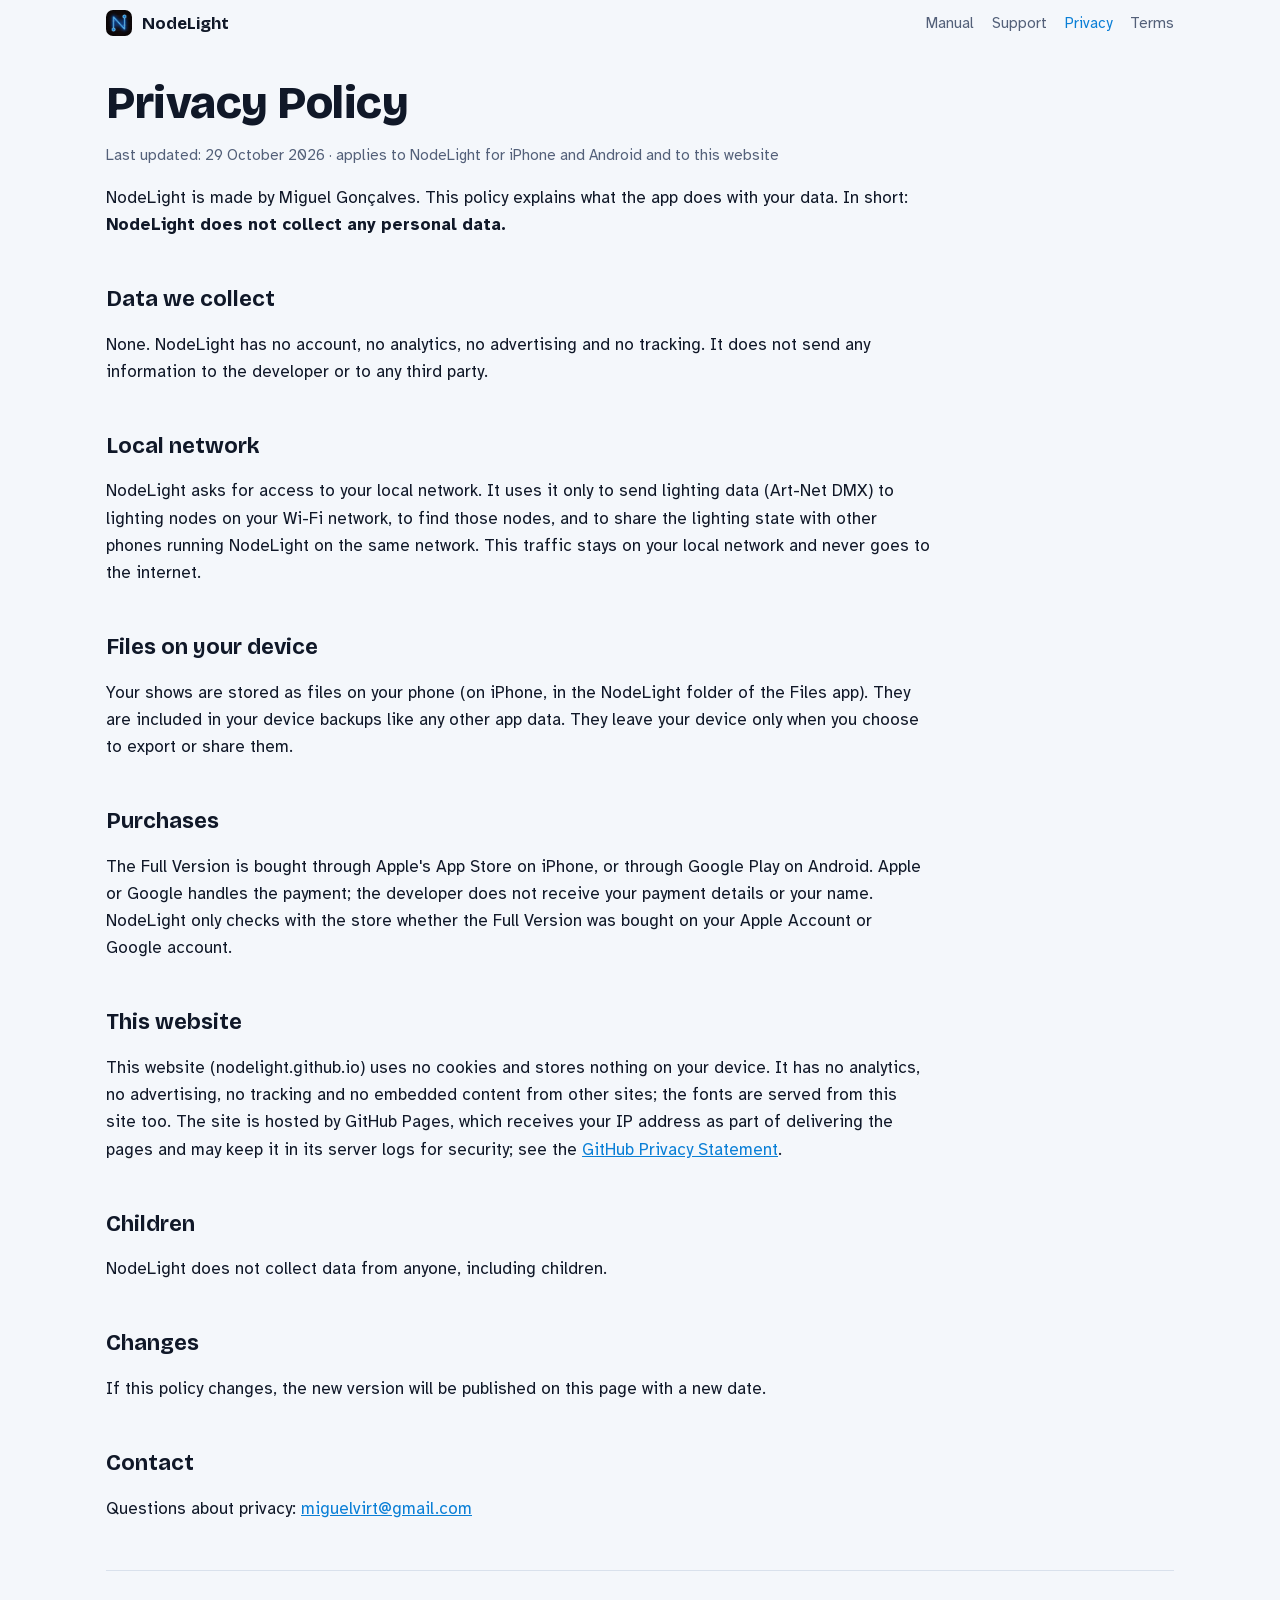
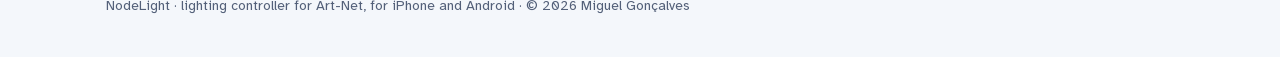
<file: privacy/index.html>
<!doctype html>
<html lang="en">
<head>
<meta charset="utf-8">
<meta name="viewport" content="width=device-width, initial-scale=1">
<title>Privacy Policy — NodeLight</title>
<meta name="description" content="NodeLight collects no personal data.">
<link rel="icon" href="../manual/img/icon.png">
<link rel="stylesheet" href="../fonts/fonts.css">
<link rel="stylesheet" href="../site.css">
</head>
<body>
<div class="wrap">
<nav class="top">
  <a class="home" href="../"><img src="../manual/img/icon.png" alt="">NodeLight</a>
  <a href="../manual/">Manual</a>
  <a href="../support/">Support</a>
  <a href="../privacy/" aria-current="page">Privacy</a>
  <a href="../terms/">Terms</a>
</nav>
<h1>Privacy Policy</h1>
<p class="updated">Last updated: 29 October 2026 · applies to NodeLight for iPhone and Android and to this website</p>
<p>NodeLight is made by Miguel Gonçalves. This policy explains what the app does with your data. In short: <strong>NodeLight does not collect any personal data.</strong></p>
<h2>Data we collect</h2>
<p>None. NodeLight has no account, no analytics, no advertising and no tracking. It does not send any information to the developer or to any third party.</p>
<h2>Local network</h2>
<p>NodeLight asks for access to your local network. It uses it only to send lighting data (Art-Net DMX) to lighting nodes on your Wi-Fi network, to find those nodes, and to share the lighting state with other phones running NodeLight on the same network. This traffic stays on your local network and never goes to the internet.</p>
<h2>Files on your device</h2>
<p>Your shows are stored as files on your phone (on iPhone, in the NodeLight folder of the Files app). They are included in your device backups like any other app data. They leave your device only when you choose to export or share them.</p>
<h2>Purchases</h2>
<p>The Full Version is bought through Apple's App Store on iPhone, or through Google Play on Android. Apple or Google handles the payment; the developer does not receive your payment details or your name. NodeLight only checks with the store whether the Full Version was bought on your Apple Account or Google account.</p>
<h2>This website</h2>
<p>This website (nodelight.github.io) uses no cookies and stores nothing on your device. It has no analytics, no advertising, no tracking and no embedded content from other sites; the fonts are served from this site too. The site is hosted by GitHub Pages, which receives your IP address as part of delivering the pages and may keep it in its server logs for security; see the <a href="https://docs.github.com/en/site-policy/privacy-policies/github-general-privacy-statement">GitHub Privacy Statement</a>.</p>
<h2>Children</h2>
<p>NodeLight does not collect data from anyone, including children.</p>
<h2>Changes</h2>
<p>If this policy changes, the new version will be published on this page with a new date.</p>
<h2>Contact</h2>
<p>Questions about privacy: <a href="mailto:miguelvirt@gmail.com">miguelvirt@gmail.com</a></p>
<footer>NodeLight · lighting controller for Art-Net, for iPhone and Android · © 2026 Miguel Gonçalves</footer>
</div>
</body>
</html>
</file>
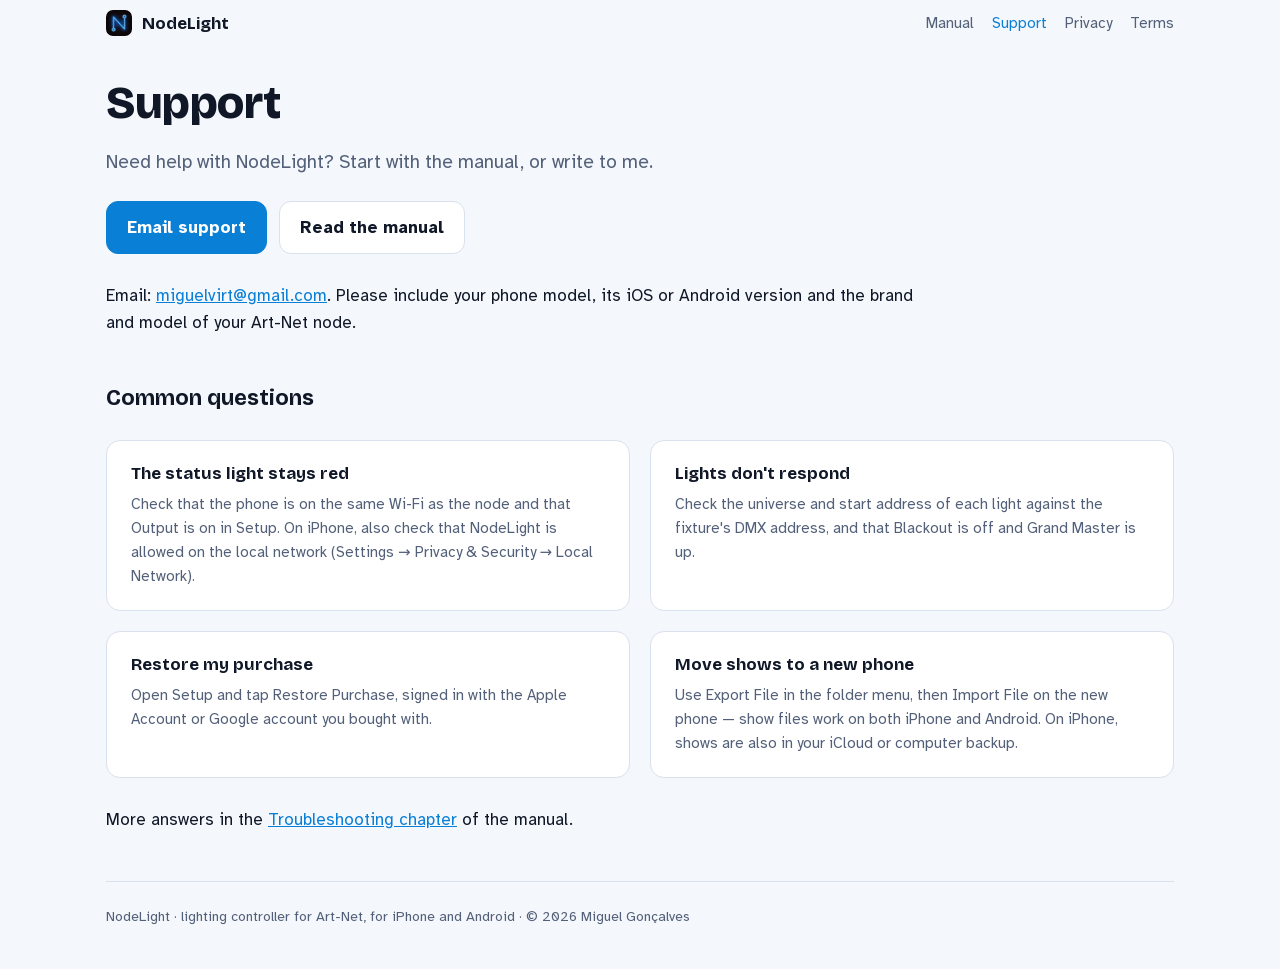
<file: support/index.html>
<!doctype html>
<html lang="en">
<head>
<meta charset="utf-8">
<meta name="viewport" content="width=device-width, initial-scale=1">
<title>Support — NodeLight</title>
<meta name="description" content="Help and contact for NodeLight.">
<link rel="icon" href="../manual/img/icon.png">
<link rel="stylesheet" href="../fonts/fonts.css">
<link rel="stylesheet" href="../site.css">
</head>
<body>
<div class="wrap">
<nav class="top">
  <a class="home" href="../"><img src="../manual/img/icon.png" alt="">NodeLight</a>
  <a href="../manual/">Manual</a>
  <a href="../support/" aria-current="page">Support</a>
  <a href="../privacy/">Privacy</a>
  <a href="../terms/">Terms</a>
</nav>
<h1>Support</h1>
<p class="lede">Need help with NodeLight? Start with the manual, or write to me.</p>
<div class="buttons">
  <a class="btn primary" href="mailto:miguelvirt@gmail.com?subject=NodeLight%20support">Email support</a>
  <a class="btn" href="../manual/">Read the manual</a>
</div>
<p class="contact">Email: <a href="mailto:miguelvirt@gmail.com?subject=NodeLight%20support">miguelvirt@gmail.com</a>. Please include your phone model, its iOS or Android version and the brand and model of your Art-Net node.</p>
<h2>Common questions</h2>
<div class="grid faq">
  <div class="card"><h3>The status light stays red</h3><p>Check that the phone is on the same Wi-Fi as the node and that Output is on in Setup. On iPhone, also check that NodeLight is allowed on the local network (Settings → Privacy &amp; Security → Local Network).</p></div>
  <div class="card"><h3>Lights don't respond</h3><p>Check the universe and start address of each light against the fixture's DMX address, and that Blackout is off and Grand Master is up.</p></div>
  <div class="card"><h3>Restore my purchase</h3><p>Open Setup and tap Restore Purchase, signed in with the Apple Account or Google account you bought with.</p></div>
  <div class="card"><h3>Move shows to a new phone</h3><p>Use Export File in the folder menu, then Import File on the new phone — show files work on both iPhone and Android. On iPhone, shows are also in your iCloud or computer backup.</p></div>
</div>
<p>More answers in the <a href="../manual/#trouble">Troubleshooting chapter</a> of the manual.</p>
<footer>NodeLight · lighting controller for Art-Net, for iPhone and Android · © 2026 Miguel Gonçalves</footer>
</div>
</body>
</html>
</file>
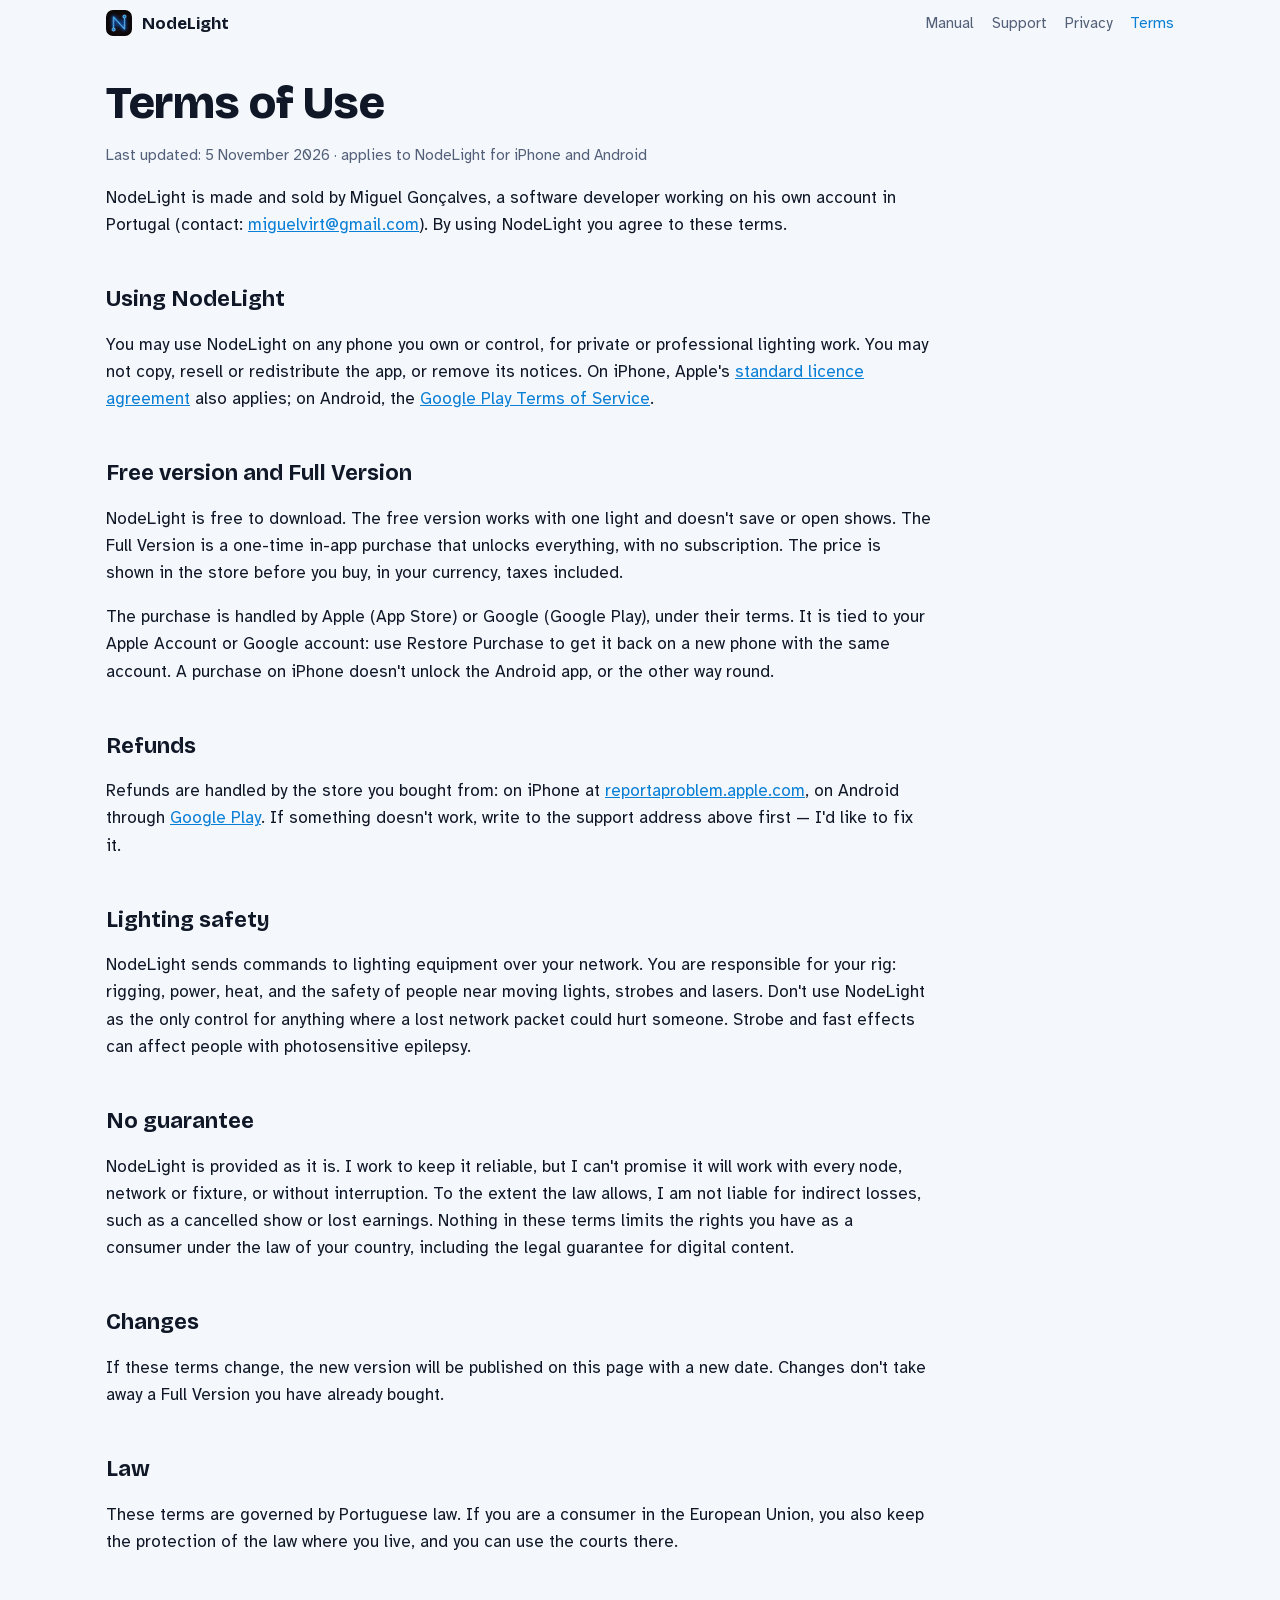
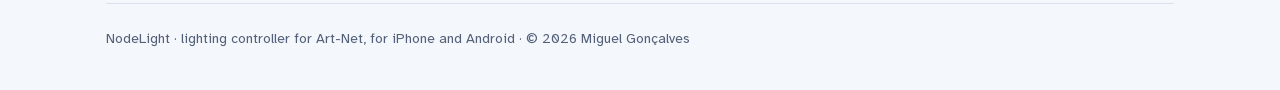
<file: terms/index.html>
<!doctype html>
<html lang="en">
<head>
<meta charset="utf-8">
<meta name="viewport" content="width=device-width, initial-scale=1">
<title>Terms of Use — NodeLight</title>
<meta name="description" content="The terms for using NodeLight and buying the Full Version.">
<link rel="icon" href="../manual/img/icon.png">
<link rel="stylesheet" href="../fonts/fonts.css">
<link rel="stylesheet" href="../site.css">
</head>
<body>
<div class="wrap">
<nav class="top">
  <a class="home" href="../"><img src="../manual/img/icon.png" alt="">NodeLight</a>
  <a href="../manual/">Manual</a>
  <a href="../support/">Support</a>
  <a href="../privacy/">Privacy</a>
  <a href="../terms/" aria-current="page">Terms</a>
</nav>
<h1>Terms of Use</h1>
<p class="updated">Last updated: 5 November 2026 · applies to NodeLight for iPhone and Android</p>
<p>NodeLight is made and sold by Miguel Gonçalves, a software developer working on his own account in Portugal (contact: <a href="mailto:miguelvirt@gmail.com">miguelvirt@gmail.com</a>). By using NodeLight you agree to these terms.</p>
<h2>Using NodeLight</h2>
<p>You may use NodeLight on any phone you own or control, for private or professional lighting work. You may not copy, resell or redistribute the app, or remove its notices. On iPhone, Apple's <a href="https://www.apple.com/legal/internet-services/itunes/dev/stdeula/">standard licence agreement</a> also applies; on Android, the <a href="https://play.google.com/about/play-terms/">Google Play Terms of Service</a>.</p>
<h2>Free version and Full Version</h2>
<p>NodeLight is free to download. The free version works with one light and doesn't save or open shows. The Full Version is a one-time in-app purchase that unlocks everything, with no subscription. The price is shown in the store before you buy, in your currency, taxes included.</p>
<p>The purchase is handled by Apple (App Store) or Google (Google Play), under their terms. It is tied to your Apple Account or Google account: use Restore Purchase to get it back on a new phone with the same account. A purchase on iPhone doesn't unlock the Android app, or the other way round.</p>
<h2>Refunds</h2>
<p>Refunds are handled by the store you bought from: on iPhone at <a href="https://reportaproblem.apple.com/">reportaproblem.apple.com</a>, on Android through <a href="https://support.google.com/googleplay/answer/2479637">Google Play</a>. If something doesn't work, write to the support address above first — I'd like to fix it.</p>
<h2>Lighting safety</h2>
<p>NodeLight sends commands to lighting equipment over your network. You are responsible for your rig: rigging, power, heat, and the safety of people near moving lights, strobes and lasers. Don't use NodeLight as the only control for anything where a lost network packet could hurt someone. Strobe and fast effects can affect people with photosensitive epilepsy.</p>
<h2>No guarantee</h2>
<p>NodeLight is provided as it is. I work to keep it reliable, but I can't promise it will work with every node, network or fixture, or without interruption. To the extent the law allows, I am not liable for indirect losses, such as a cancelled show or lost earnings. Nothing in these terms limits the rights you have as a consumer under the law of your country, including the legal guarantee for digital content.</p>
<h2>Changes</h2>
<p>If these terms change, the new version will be published on this page with a new date. Changes don't take away a Full Version you have already bought.</p>
<h2>Law</h2>
<p>These terms are governed by Portuguese law. If you are a consumer in the European Union, you also keep the protection of the law where you live, and you can use the courts there.</p>
<footer>NodeLight · lighting controller for Art-Net, for iPhone and Android · © 2026 Miguel Gonçalves</footer>
</div>
</body>
</html>
</file>
<file: fonts/fonts.css>
/* Self-hosted Google Fonts (SIL Open Font License): no requests to Google from this site. */
/* latin-ext */
@font-face {
  font-family: 'Atkinson Hyperlegible';
  font-style: italic;
  font-weight: 400;
  font-display: swap;
  src: url(../fonts/AtkinsonHyperlegible-400-italic-latin-ext.woff2) format('woff2');
  unicode-range: U+0100-02BA, U+02BD-02C5, U+02C7-02CC, U+02CE-02D7, U+02DD-02FF, U+0304, U+0308, U+0329, U+1D00-1DBF, U+1E00-1E9F, U+1EF2-1EFF, U+2020, U+20A0-20AB, U+20AD-20C4, U+2113, U+2C60-2C7F, U+A720-A7FF;
}
/* latin */
@font-face {
  font-family: 'Atkinson Hyperlegible';
  font-style: italic;
  font-weight: 400;
  font-display: swap;
  src: url(../fonts/AtkinsonHyperlegible-400-italic-latin.woff2) format('woff2');
  unicode-range: U+0000-00FF, U+0131, U+0152-0153, U+02BB-02BC, U+02C6, U+02DA, U+02DC, U+0304, U+0308, U+0329, U+2000-206F, U+20AC, U+2122, U+2191, U+2193, U+2212, U+2215, U+FEFF, U+FFFD;
}
/* latin-ext */
@font-face {
  font-family: 'Atkinson Hyperlegible';
  font-style: normal;
  font-weight: 400;
  font-display: swap;
  src: url(../fonts/AtkinsonHyperlegible-400-normal-latin-ext.woff2) format('woff2');
  unicode-range: U+0100-02BA, U+02BD-02C5, U+02C7-02CC, U+02CE-02D7, U+02DD-02FF, U+0304, U+0308, U+0329, U+1D00-1DBF, U+1E00-1E9F, U+1EF2-1EFF, U+2020, U+20A0-20AB, U+20AD-20C4, U+2113, U+2C60-2C7F, U+A720-A7FF;
}
/* latin */
@font-face {
  font-family: 'Atkinson Hyperlegible';
  font-style: normal;
  font-weight: 400;
  font-display: swap;
  src: url(../fonts/AtkinsonHyperlegible-400-normal-latin.woff2) format('woff2');
  unicode-range: U+0000-00FF, U+0131, U+0152-0153, U+02BB-02BC, U+02C6, U+02DA, U+02DC, U+0304, U+0308, U+0329, U+2000-206F, U+20AC, U+2122, U+2191, U+2193, U+2212, U+2215, U+FEFF, U+FFFD;
}
/* latin-ext */
@font-face {
  font-family: 'Atkinson Hyperlegible';
  font-style: normal;
  font-weight: 700;
  font-display: swap;
  src: url(../fonts/AtkinsonHyperlegible-700-normal-latin-ext.woff2) format('woff2');
  unicode-range: U+0100-02BA, U+02BD-02C5, U+02C7-02CC, U+02CE-02D7, U+02DD-02FF, U+0304, U+0308, U+0329, U+1D00-1DBF, U+1E00-1E9F, U+1EF2-1EFF, U+2020, U+20A0-20AB, U+20AD-20C4, U+2113, U+2C60-2C7F, U+A720-A7FF;
}
/* latin */
@font-face {
  font-family: 'Atkinson Hyperlegible';
  font-style: normal;
  font-weight: 700;
  font-display: swap;
  src: url(../fonts/AtkinsonHyperlegible-700-normal-latin.woff2) format('woff2');
  unicode-range: U+0000-00FF, U+0131, U+0152-0153, U+02BB-02BC, U+02C6, U+02DA, U+02DC, U+0304, U+0308, U+0329, U+2000-206F, U+20AC, U+2122, U+2191, U+2193, U+2212, U+2215, U+FEFF, U+FFFD;
}
/* latin-ext */
@font-face {
  font-family: 'Bricolage Grotesque';
  font-style: normal;
  font-weight: 600 800;
  font-stretch: 100%;
  font-display: swap;
  src: url(../fonts/BricolageGrotesque-600-800-normal-latin-ext.woff2) format('woff2');
  unicode-range: U+0100-02BA, U+02BD-02C5, U+02C7-02CC, U+02CE-02D7, U+02DD-02FF, U+0304, U+0308, U+0329, U+1D00-1DBF, U+1E00-1E9F, U+1EF2-1EFF, U+2020, U+20A0-20AB, U+20AD-20C4, U+2113, U+2C60-2C7F, U+A720-A7FF;
}
/* latin */
@font-face {
  font-family: 'Bricolage Grotesque';
  font-style: normal;
  font-weight: 600 800;
  font-stretch: 100%;
  font-display: swap;
  src: url(../fonts/BricolageGrotesque-600-800-normal-latin.woff2) format('woff2');
  unicode-range: U+0000-00FF, U+0131, U+0152-0153, U+02BB-02BC, U+02C6, U+02DA, U+02DC, U+0304, U+0308, U+0329, U+2000-206F, U+20AC, U+2122, U+2191, U+2193, U+2212, U+2215, U+FEFF, U+FFFD;
}
/* latin-ext */
@font-face {
  font-family: 'JetBrains Mono';
  font-style: normal;
  font-weight: 500;
  font-display: swap;
  src: url(../fonts/JetBrainsMono-500-normal-latin-ext.woff2) format('woff2');
  unicode-range: U+0100-02BA, U+02BD-02C5, U+02C7-02CC, U+02CE-02D7, U+02DD-02FF, U+0304, U+0308, U+0329, U+1D00-1DBF, U+1E00-1E9F, U+1EF2-1EFF, U+2020, U+20A0-20AB, U+20AD-20C4, U+2113, U+2C60-2C7F, U+A720-A7FF;
}
/* latin */
@font-face {
  font-family: 'JetBrains Mono';
  font-style: normal;
  font-weight: 500;
  font-display: swap;
  src: url(../fonts/JetBrainsMono-500-normal-latin.woff2) format('woff2');
  unicode-range: U+0000-00FF, U+0131, U+0152-0153, U+02BB-02BC, U+02C6, U+02DA, U+02DC, U+0304, U+0308, U+0329, U+2000-206F, U+20AC, U+2122, U+2191, U+2193, U+2212, U+2215, U+FEFF, U+FFFD;
}
</file>
<file: site.css>
:root {
  --bg: #f4f7fb; --surface: #ffffff; --ink: #101828; --muted: #536079; --line: #d9e1ec;
  --neon: #0a7fd6; --neon-soft: #e3f1fd;
  --display: "Bricolage Grotesque", "Avenir Next", system-ui, sans-serif;
  --body: "Atkinson Hyperlegible", system-ui, -apple-system, sans-serif;
  color-scheme: light;
}
@media (prefers-color-scheme: dark) {
  :root { --bg: #060a14; --surface: #0d1424; --ink: #e8eef9; --muted: #93a1bb; --line: #1d2940;
          --neon: #4cb8ff; --neon-soft: #0f2742; color-scheme: dark; }
}
* { box-sizing: border-box; }
body { margin: 0; background: var(--bg); color: var(--ink); font: 17px/1.6 var(--body); }
a { color: var(--neon); }
/* Wide page with side gutters (same as the manual); text lines stay readable with max-width on the text itself. */
.wrap { max-width: 1180px; margin: 0 auto; padding-inline: clamp(20px, 5vw, 56px); }
p { max-width: 75ch; }
.soon-note, .card p { max-width: none; }
/* No rubber-band bounce at the top and bottom: it pulled the fixed bar down with the page. */
html, body { overscroll-behavior-y: none; }
nav.top { display: flex; align-items: center; gap: 18px; padding-block: 10px; flex-wrap: wrap; position: sticky; top: 0; z-index: 20; background: var(--bg); }
nav.top .home { display: flex; align-items: center; gap: 10px; font: 700 17px var(--display); color: var(--ink); text-decoration: none; margin-right: auto; }
nav.top .home img { width: 26px; height: 26px; border-radius: 7px; }
nav.top a:not(.home) { color: var(--muted); text-decoration: none; font-size: 15px; }
nav.top a:not(.home):hover, nav.top a[aria-current] { color: var(--neon); }
h1 { font: 800 clamp(32px, 4.5vw, 46px)/1.08 var(--display); letter-spacing: -0.01em; margin: 32px 0 14px; text-wrap: balance; }
h2 { font: 700 22px/1.25 var(--display); margin: 48px 0 12px; }
.lede { font-size: 19px; color: var(--muted); max-width: 60ch; }
.hero-icon { width: 96px; height: 96px; border-radius: 22px; margin-top: 32px; box-shadow: 0 0 0 1px var(--line), 0 10px 40px -12px var(--neon); }
.buttons { display: flex; gap: 12px; flex-wrap: wrap; margin-block: 24px; }
.btn { display: inline-block; padding: 12px 20px; border-radius: 12px; font-weight: 700; text-decoration: none; border: 1px solid var(--line); background: var(--surface); color: var(--ink); }
.stores { display: flex; flex-wrap: wrap; align-items: center; justify-content: center; gap: 12px 16px; margin-block: 24px 0; }
.store { display: inline-flex; line-height: 0; }
.store img { height: 48px; width: auto; }
.store.soon { cursor: default; }
.soon-note { flex-basis: 100%; margin: 0; text-align: center; font-size: 0.9rem; color: var(--muted); }
.btn.primary { background: var(--neon); border-color: var(--neon); color: #fff; }
video { width: 100%; aspect-ratio: 16 / 9; border-radius: 14px; background: #000; border: 1px solid var(--line); display: block; }
.grid { display: grid; grid-template-columns: repeat(auto-fit, minmax(240px, 1fr)); gap: 18px; margin-block: 28px; }
/* Support: two questions per row, with more room. */
.grid.faq { grid-template-columns: repeat(2, 1fr); gap: 20px; }
@media (max-width: 700px) { .grid.faq { grid-template-columns: 1fr; } }
.grid.faq .card { padding: 22px 24px; }
.grid.faq .card h3 { margin-bottom: 8px; }
.grid.faq .card p { line-height: 1.6; }
.card { background: var(--surface); border: 1px solid var(--line); border-radius: 14px; padding: 18px 20px; }
.card h3 { margin: 0 0 4px; font: 700 17px var(--display); }
.card p { margin: 0; color: var(--muted); font-size: 15px; }
.updated { color: var(--muted); font-size: 15px; }
.contact { margin-block: 28px; }
footer { border-top: 1px solid var(--line); margin-top: 48px; padding-block: 24px 40px; color: var(--muted); font-size: 14px; }
</file>
